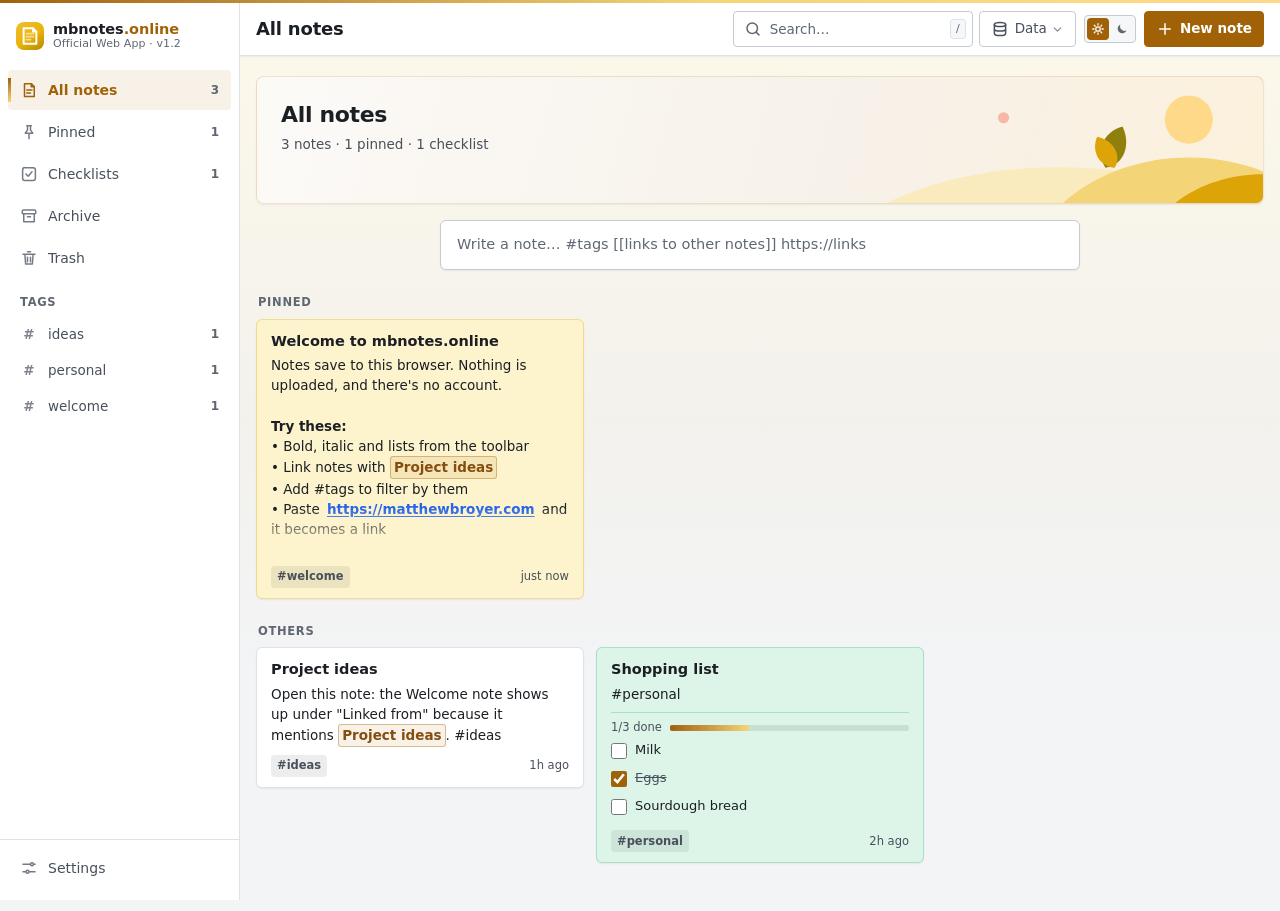
<file: index.html>
<!DOCTYPE html>
<html lang="en" data-theme="light" data-app-short="Notes" data-app-domain="mbnotes.online">
<head>
<meta charset="UTF-8">
<meta name="viewport" content="width=device-width, initial-scale=1, viewport-fit=cover">
<meta http-equiv="Content-Security-Policy" content="default-src 'self'; script-src 'self'; style-src 'self' 'unsafe-inline'; img-src 'self' data: blob:; font-src 'self'; connect-src 'self'; manifest-src 'self'; worker-src 'self'; object-src 'none'; base-uri 'self'; form-action 'none'">
<title>Notes | All notes</title>
<meta name="description" content="Free notes app that runs in your browser. Write notes and checklists, pin, tag and link them, and import from Google Keep. No account; your notes stay on your device.">
<link rel="canonical" href="https://mbnotes.online/">
<meta name="theme-color" content="#EAB308">
<meta name="color-scheme" content="light dark">
<meta name="application-name" content="Notes">
<meta name="mobile-web-app-capable" content="yes">
<meta name="apple-mobile-web-app-capable" content="yes">
<meta name="apple-mobile-web-app-title" content="Notes">
<link rel="manifest" href="manifest.json">
<link rel="icon" href="favicon.svg" type="image/svg+xml">
<link rel="icon" href="favicon.ico" sizes="any">
<link rel="apple-touch-icon" href="apple-touch-icon.png">
<meta property="og:type" content="website">
<meta property="og:site_name" content="mbnotes.online">
<meta property="og:title" content="mbnotes.online · Free notes and checklists in your browser">
<meta property="og:description" content="Write notes and checklists, pin, tag and link them, and import from Google Keep. No account; your notes stay on your device.">
<meta property="og:url" content="https://mbnotes.online/">
<meta property="og:image" content="https://mbnotes.online/og-image.png">
<meta property="og:image:width" content="1200">
<meta property="og:image:height" content="630">
<meta property="og:image:alt" content="mbnotes.online: notes and checklists that stay on your device, shown in the app">
<meta name="twitter:card" content="summary_large_image">
<meta name="twitter:title" content="mbnotes.online · Free notes and checklists in your browser">
<meta name="twitter:description" content="Write notes and checklists, pin, tag and link them, and import from Google Keep. No account; your notes stay on your device.">
<meta name="twitter:image" content="https://mbnotes.online/og-image.png">
<script type="application/ld+json">{"@context":"https://schema.org","@type":"WebApplication","name":"mbnotes.online","alternateName":"Notes","url":"https://mbnotes.online/","applicationCategory":"ProductivityApplication","operatingSystem":"Any (runs in a web browser)","description":"Free notes app that runs in your browser. Write notes and checklists, pin, tag and link them, and import from Google Keep. No account; notes stay on your device.","isAccessibleForFree":true,"offers":{"@type":"Offer","price":"0","priceCurrency":"USD"},"author":{"@type":"Person","name":"Matthew Broyer","url":"https://matthewbroyer.com/"}}</script>
<script src="theme-boot.js"></script>
<link rel="stylesheet" href="mb-suite-core.css">
<link rel="stylesheet" href="app.css">
<link rel="stylesheet" href="mb-suite-cutouts.css">
<link rel="stylesheet" href="mb-suite-sidebar.css">
<link rel="stylesheet" href="mb-suite-v3.css">
<link rel="stylesheet" href="app-v3.css">
<link rel="stylesheet" href="mb-suite-topbar.css">
</head>
<body class="mb-shell">
<a class="skip" href="#main">Skip to notes</a>
<noscript><p style="margin:0;padding:12px 16px;background:#fdf3cd;color:#1b1f24">mbnotes.online is a free notes app that runs in your browser: notes and checklists with tags, links between notes and Google Keep import, saved on your device. It needs JavaScript turned on.</p></noscript>

<svg width="0" height="0" style="position:absolute" aria-hidden="true" focusable="false">
  <symbol id="i-notes" viewBox="0 0 24 24"><path d="M6 3.5h9l4 4v13H6z"/><path d="M15 3.5v4h4M9 12h7M9 16h5"/></symbol>
  <symbol id="i-pin" viewBox="0 0 24 24"><path d="M9 3.5h6M10 3.5v6l-3 4h10l-3-4v-6M12 13.5V21"/></symbol>
  <symbol id="i-check" viewBox="0 0 24 24"><rect x="3.5" y="3.5" width="17" height="17" rx="3"/><path d="m8 12 3 3 5-6"/></symbol>
  <symbol id="i-archive" viewBox="0 0 24 24"><rect x="3" y="4" width="18" height="5" rx="1.5"/><path d="M5 9v10.5h14V9M10 13h4"/></symbol>
  <symbol id="i-trash" viewBox="0 0 24 24"><path d="M4 7h16M10 3.5h4M6.5 7l1 13h9l1-13M10 11v6M14 11v6"/></symbol>
  <symbol id="i-tag" viewBox="0 0 24 24"><path d="M3.5 12.2V4.5a1 1 0 0 1 1-1h7.7l8.3 8.3a1.4 1.4 0 0 1 0 2l-6.2 6.2a1.4 1.4 0 0 1-2 0z"/><circle cx="8.5" cy="8.5" r="1.4"/></symbol>
  <symbol id="i-settings" viewBox="0 0 24 24"><path d="M4 7h10M18 7h2M4 17h4M12 17h8"/><circle cx="16" cy="7" r="2"/><circle cx="10" cy="17" r="2"/></symbol>
  <symbol id="i-search" viewBox="0 0 24 24"><circle cx="11" cy="11" r="7"/><path d="m20 20-3.5-3.5"/></symbol>
  <symbol id="i-plus" viewBox="0 0 24 24"><path d="M12 5v14M5 12h14"/></symbol>
  <symbol id="i-export" viewBox="0 0 24 24"><path d="M4 14v5.5h16V14M12 15V4M7.5 8.5 12 4l4.5 4.5"/></symbol>
  <symbol id="i-import" viewBox="0 0 24 24"><path d="M4 14v5.5h16V14M12 4v11M7.5 10.5 12 15l4.5-4.5"/></symbol>
  <symbol id="i-data" viewBox="0 0 24 24"><ellipse cx="12" cy="6" rx="7.5" ry="2.8"/><path d="M4.5 6v12c0 1.5 3.4 2.8 7.5 2.8s7.5-1.3 7.5-2.8V6M4.5 12c0 1.5 3.4 2.8 7.5 2.8s7.5-1.3 7.5-2.8"/></symbol>
  <symbol id="i-bold" viewBox="0 0 24 24"><path d="M7 4.5h6a3.5 3.5 0 0 1 0 7H7zM7 11.5h7a3.75 3.75 0 0 1 0 7.5H7z"/></symbol>
  <symbol id="i-italic" viewBox="0 0 24 24"><path d="M10 4.5h8M6 19.5h8M14.5 4.5l-5 15"/></symbol>
  <symbol id="i-underline" viewBox="0 0 24 24"><path d="M7 4v7a5 5 0 0 0 10 0V4M5 20h14"/></symbol>
  <symbol id="i-strike" viewBox="0 0 24 24"><path d="M4 12h16M16.5 6.5C15.6 5 14 4.3 12 4.3c-2.8 0-4.5 1.4-4.5 3.4 0 1.6 1 2.6 3 3.3M7.5 17.5c1 1.4 2.6 2.2 4.6 2.2 2.8 0 4.6-1.4 4.6-3.6 0-.8-.2-1.5-.7-2.1"/></symbol>
  <symbol id="i-ul" viewBox="0 0 24 24"><path d="M9 6h11M9 12h11M9 18h11"/><circle cx="4.5" cy="6" r="1" fill="currentColor"/><circle cx="4.5" cy="12" r="1" fill="currentColor"/><circle cx="4.5" cy="18" r="1" fill="currentColor"/></symbol>
  <symbol id="i-ol" viewBox="0 0 24 24"><path d="M10 6h10M10 12h10M10 18h10M4 4.5h1.5V9M4 9h3M4 14.5c.4-.6 1-.9 1.6-.9.9 0 1.4.6 1.4 1.2 0 1.2-3 2.2-3 3.7h3"/></symbol>
  <symbol id="i-undo" viewBox="0 0 24 24"><path d="M9 14 4 9l5-5"/><path d="M4 9h10.5a5.5 5.5 0 0 1 0 11H11"/></symbol>
  <symbol id="i-redo" viewBox="0 0 24 24"><path d="m15 14 5-5-5-5"/><path d="M20 9H9.5a5.5 5.5 0 0 0 0 11H13"/></symbol>
  <symbol id="i-clip" viewBox="0 0 24 24"><path d="m20 11.5-8.2 8.2a5 5 0 0 1-7.1-7.1l8.5-8.5a3.3 3.3 0 0 1 4.7 4.7l-8.5 8.5a1.7 1.7 0 0 1-2.4-2.4l7.8-7.8"/></symbol>
  <symbol id="i-share" viewBox="0 0 24 24"><circle cx="18" cy="5.5" r="2.5"/><circle cx="6" cy="12" r="2.5"/><circle cx="18" cy="18.5" r="2.5"/><path d="m8.2 10.8 7.6-4.1M8.2 13.2l7.6 4.1"/></symbol>
  <symbol id="i-x" viewBox="0 0 24 24"><path d="M6 6l12 12M18 6 6 18"/></symbol>
  <symbol id="i-up" viewBox="0 0 24 24"><path d="m6 15 6-6 6 6"/></symbol>
  <symbol id="i-down" viewBox="0 0 24 24"><path d="m6 9 6 6 6-6"/></symbol>
  <symbol id="i-restore" viewBox="0 0 24 24"><path d="M4 12a8 8 0 1 0 2.4-5.7L4 8.5"/><path d="M4 4v4.5h4.5"/></symbol>
  <symbol id="i-file" viewBox="0 0 24 24"><path d="M6 3.5h8l4 4v13H6z"/><path d="M14 3.5v4h4"/></symbol>
  <symbol id="i-help" viewBox="0 0 24 24"><circle cx="12" cy="12" r="9"/><path d="M9.6 9.3a2.5 2.5 0 0 1 4.8.9c0 1.7-2.4 2.2-2.4 3.8M12 17.3v.2"/></symbol>
  <symbol id="i-drop" viewBox="0 0 24 24"><path d="M12 3.5c3 3.6 6 7 6 10.5a6 6 0 0 1-12 0c0-3.5 3-6.9 6-10.5z"/></symbol>
  <symbol id="i-link" viewBox="0 0 24 24"><path d="M10 14a4 4 0 0 0 5.7 0l3-3a4 4 0 0 0-5.7-5.7l-1 1"/><path d="M14 10a4 4 0 0 0-5.7 0l-3 3a4 4 0 0 0 5.7 5.7l1-1"/></symbol>
</svg>

<aside class="mb-side" aria-label="App">
  <a class="brand" href="./" data-action="home" aria-label="mbnotes.online: go to All notes"><span class="logo"><svg aria-hidden="true" focusable="false" xmlns="http://www.w3.org/2000/svg" viewBox="0 0 64 64"><defs><linearGradient id="gn1" gradientUnits="userSpaceOnUse" x1="10" y1="0" x2="54" y2="64"><stop offset="0" stop-color="#edbe2b"/><stop offset=".55" stop-color="#EAB308"/><stop offset="1" stop-color="#bb8f06"/></linearGradient><clipPath id="cn1"><rect width="64" height="64" rx="18"/></clipPath></defs><g clip-path="url(#cn1)"><rect width="64" height="64" fill="url(#gn1)"/><path d="M24 26.5h16M24 33.5h16M24 40.5h9" stroke="#fff" stroke-opacity=".55" stroke-width="4" stroke-linecap="round" fill="none"/><path d="M17.5 14.5h21.5l7.5 7.5v27.5h-29z" stroke="#fff" stroke-width="4.5" stroke-linecap="round" stroke-linejoin="round" fill="none"/><path d="M39 14.5v7.5h7.5" stroke="#fff" stroke-width="4.5" stroke-linecap="round" stroke-linejoin="round" fill="none"/></g></svg></span><span class="bt"><b>mbnotes<i class="tld">.online</i></b><span>Official Web App · v1.2</span></span></a>
  <nav class="side-nav" id="sideNav" aria-label="Sections">
    <button type="button" data-view="all" aria-current="page"><svg class="uic"><use href="#i-notes"/></svg><span>All notes</span><b class="count" data-count="all"></b></button>
    <button type="button" data-view="pinned"><svg class="uic"><use href="#i-pin"/></svg><span>Pinned</span><b class="count" data-count="pinned"></b></button>
    <button type="button" data-view="checklist"><svg class="uic"><use href="#i-check"/></svg><span>Checklists</span><b class="count" data-count="checklist"></b></button>
    <button type="button" data-view="archive"><svg class="uic"><use href="#i-archive"/></svg><span>Archive</span><b class="count" data-count="archive"></b></button>
    <button type="button" data-view="trash"><svg class="uic"><use href="#i-trash"/></svg><span>Trash</span><b class="count" data-count="trash"></b></button>
  </nav>
  <p class="side-label" id="tagLabel" hidden>Tags</p>
  <nav class="side-nav side-tags" id="tagNav" aria-labelledby="tagLabel"></nav>
  <nav class="side-nav side-end" aria-label="More">
    <button type="button" data-view="settings"><svg class="uic"><use href="#i-settings"/></svg><span>Settings</span></button>
  </nav>
</aside>

<div class="mb-main">
  <header class="page-bar">
    <a class="brand phone-brand" href="./" data-action="home" aria-label="mbnotes.online: go to All notes"><span class="logo"><svg aria-hidden="true" focusable="false" xmlns="http://www.w3.org/2000/svg" viewBox="0 0 64 64"><defs><linearGradient id="gn2" gradientUnits="userSpaceOnUse" x1="10" y1="0" x2="54" y2="64"><stop offset="0" stop-color="#edbe2b"/><stop offset=".55" stop-color="#EAB308"/><stop offset="1" stop-color="#bb8f06"/></linearGradient><clipPath id="cn2"><rect width="64" height="64" rx="18"/></clipPath></defs><g clip-path="url(#cn2)"><rect width="64" height="64" fill="url(#gn2)"/><path d="M24 26.5h16M24 33.5h16M24 40.5h9" stroke="#fff" stroke-opacity=".55" stroke-width="4" stroke-linecap="round" fill="none"/><path d="M17.5 14.5h21.5l7.5 7.5v27.5h-29z" stroke="#fff" stroke-width="4.5" stroke-linecap="round" stroke-linejoin="round" fill="none"/><path d="M39 14.5v7.5h7.5" stroke="#fff" stroke-width="4.5" stroke-linecap="round" stroke-linejoin="round" fill="none"/></g></svg></span><span class="bt"><b>mbnotes<i class="tld">.online</i></b><span>Official Web App · v1.2</span></span></a>
    <h1 class="page-title" id="pageTitle">All notes</h1>
    <div class="actions">
      <button type="button" class="tb tb-search tb-opt nb-phone-only" id="searchTb" data-notes-only aria-label="Search notes" title="Search notes"><svg class="uic" aria-hidden="true"><use href="#i-search"/></svg></button>
      <div class="searchbox tb tb-search hide-phone" data-notes-only>
        <svg class="uic" aria-hidden="true"><use href="#i-search"/></svg>
        <input id="search" type="search" placeholder="Search…" aria-label="Search notes (press /)" aria-keyshortcuts="/" autocomplete="off"><kbd>/</kbd>
      </div>
      <div class="menu-wrap">
        <button type="button" class="tb" id="dataBtn" aria-haspopup="menu" aria-expanded="false" aria-controls="dataMenu" aria-label="Data: backup and import" title="Backup and import"><svg class="uic" aria-hidden="true"><use href="#i-data"/></svg><span class="tb-lbl">Data</span><svg class="uic tb-chev" aria-hidden="true"><use href="#i-down"/></svg></button>
        <div class="menu" id="dataMenu" role="menu" hidden>
          <button type="button" role="menuitem" data-action="export"><svg class="uic" aria-hidden="true"><use href="#i-export"/></svg>Export backup (.json)</button>
          <button type="button" role="menuitem" data-action="import"><svg class="uic" aria-hidden="true"><use href="#i-import"/></svg>Import backup…</button>
          <button type="button" role="menuitem" data-action="keep"><svg class="uic" aria-hidden="true"><use href="#i-import"/></svg>Import from Google Keep…</button>
        </div>
      </div>
      <button type="button" class="themesw" id="themeBtn" role="switch" aria-checked="false" aria-label="Dark mode" title="Dark mode"><span class="tk"><svg class="i-sun" viewBox="0 0 20 20" width="14" height="14" aria-hidden="true" fill="none" stroke="currentColor" stroke-width="1.8" stroke-linecap="round"><circle cx="10" cy="10" r="3.2"/><path d="M10 2.5v1.8M10 15.7v1.8M2.5 10h1.8M15.7 10h1.8M4.7 4.7l1.3 1.3M14 14l1.3 1.3M4.7 15.3 6 14M14 6l1.3-1.3"/></svg><svg class="i-moon" viewBox="0 0 20 20" width="14" height="14" aria-hidden="true" fill="currentColor"><path d="M16.5 12.2A6.6 6.6 0 0 1 7.8 3.5a6.6 6.6 0 1 0 8.7 8.7Z"/></svg><i class="th"></i></span></button>
      <button type="button" class="tb tb-primary" data-action="new" aria-label="New note" title="New note"><svg class="uic" aria-hidden="true"><use href="#i-plus"/></svg><span class="tb-lbl">New note</span></button>
    </div>
  </header>

  <main class="wrap" id="main" tabindex="-1">
    <!-- NOTES VIEWS (all / pinned / checklist / archive / trash / tag) -->
    <section id="notesView" aria-labelledby="viewHeading">
      <section class="cu-banner" id="homeBanner">
        <svg class="cu-art" viewBox="0 0 640 136" preserveAspectRatio="xMaxYMax slice" aria-hidden="true" focusable="false"><circle class="b" cx="560" cy="46" r="26"/><path class="s" d="M210 150 C315 80 525 80 630 150Z"/><path class="m" d="M410 150 C485 66 635 66 710 150Z"/><path class="d" d="M530 150 C585 90 695 90 750 150Z"/><path class="n" transform="translate(470 98) rotate(-64) scale(0.5)" d="M0 0 C 20 -34 66 -40 96 -6 C 70 28 22 34 0 0Z"/><path class="d" transform="translate(480 98) rotate(-116) scale(0.4)" d="M0 0 C 20 -34 66 -40 96 -6 C 70 28 22 34 0 0Z"/><circle class="r" cx="360" cy="44" r="6"/></svg>
        <div class="cu-txt"><h2 class="cu-t" id="bannerTitle">All notes</h2><p class="cu-s" id="bannerSub">Your notes stay in this browser</p></div>
      </section>
      <div class="view-head" id="viewHead" hidden>
        <h2 id="viewHeading">All notes</h2>
        <p class="view-sub" id="viewSub"></p>
        <div class="view-actions" id="viewActions"></div>
      </div>

      <div class="phone-tools">
        <div class="searchbox">
          <svg class="uic" aria-hidden="true"><use href="#i-search"/></svg>
          <input id="searchPhone" type="search" placeholder="Search notes" aria-label="Search notes" autocomplete="off">
        </div>
        <div class="chiprow" id="phoneChips" aria-label="Filters"></div>
      </div>

      <!-- capture -->
      <div id="capture" class="capture note-c bg-white" data-open="false">
        <div class="cap-body">
          <label class="sr" for="c-title">Title</label>
          <input id="c-title" class="cap-title" placeholder="Title" autocomplete="off" hidden>
          <div class="fmt" id="c-format-bar" role="toolbar" aria-label="Formatting" hidden>
            <button type="button" class="ib" data-cmd="bold" aria-label="Bold" title="Bold (Ctrl+B)"><svg class="uic"><use href="#i-bold"/></svg></button>
            <button type="button" class="ib" data-cmd="italic" aria-label="Italic" title="Italic (Ctrl+I)"><svg class="uic"><use href="#i-italic"/></svg></button>
            <button type="button" class="ib" data-cmd="underline" aria-label="Underline" title="Underline (Ctrl+U)"><svg class="uic"><use href="#i-underline"/></svg></button>
            <button type="button" class="ib" data-cmd="strikeThrough" aria-label="Strikethrough" title="Strikethrough"><svg class="uic"><use href="#i-strike"/></svg></button>
            <span class="sep" aria-hidden="true"></span>
            <button type="button" class="ib" data-list="bullet" aria-label="Bullet list" title="Bullet list"><svg class="uic"><use href="#i-ul"/></svg></button>
            <button type="button" class="ib" data-list="number" aria-label="Numbered list" title="Numbered list"><svg class="uic"><use href="#i-ol"/></svg></button>
            <span class="sep" aria-hidden="true"></span>
            <button type="button" class="ib" data-cmd="undo" aria-label="Undo" title="Undo (Ctrl+Z)"><svg class="uic"><use href="#i-undo"/></svg></button>
            <button type="button" class="ib" data-cmd="redo" aria-label="Redo" title="Redo (Ctrl+Y)"><svg class="uic"><use href="#i-redo"/></svg></button>
          </div>
          <div id="c-content" class="editor" contenteditable="true" role="textbox" aria-multiline="true" aria-label="Write a note"
               data-placeholder="Write a note…  #tags  [[links to other notes]]  https://links"></div>
          <div id="c-attachments" class="atts" hidden></div>
          <div id="c-checklist" class="cl-edit" hidden></div>
        </div>
        <div class="cap-bar" id="c-controls" hidden>
          <div class="tools">
            <div class="swatches" role="group" aria-label="Note color" data-swatches="capture"></div>
            <button type="button" class="ib" id="toggle-checklist" aria-pressed="false" aria-label="Checklist" title="Checklist"><svg class="uic"><use href="#i-check"/></svg></button>
            <label class="ib" title="Attach a file (4 MB max)"><svg class="uic" aria-hidden="true"><use href="#i-clip"/></svg><span class="sr">Attach a file</span>
              <input type="file" class="sr" multiple accept="image/*,.pdf,.txt,.md,.doc,.docx,.zip" data-files="capture">
            </label>
          </div>
          <span class="hint hide-phone">Saves when you close · Esc</span>
          <button type="button" class="btn sm" data-action="close-capture">Close</button>
        </div>
      </div>

      <div id="notes" aria-live="polite"></div>
      <div id="empty" class="empty" hidden></div>
    </section>

    <!-- SETTINGS -->
    <section id="settingsView" hidden aria-labelledby="settingsHeading">
      <div class="view-head"><h2 id="settingsHeading" class="phone-only">Settings</h2></div>
      <div class="settings">
        <section class="card" aria-labelledby="s-data">
          <h2 id="s-data">Backup and import</h2>
          <p class="muted">Your notes live only in this browser. Export a backup now and then, especially before clearing browser data or switching devices.</p>
          <div class="row-actions">
            <button type="button" class="btn primary" data-action="export"><svg class="uic" aria-hidden="true"><use href="#i-export"/></svg>Export backup</button>
            <button type="button" class="btn" data-action="import"><svg class="uic" aria-hidden="true"><use href="#i-import"/></svg>Import backup…</button>
          </div>
          <p class="fine" id="lastBackup"></p>
        </section>

        <section class="card" aria-labelledby="s-keep" id="keepCard">
          <h2 id="s-keep">Import from Google Keep</h2>
          <ol class="steps">
            <li>Go to <b>takeout.google.com</b>, click <b>Deselect all</b>, tick <b>Keep</b> only, and create the export.</li>
            <li>Download the .zip Google emails you.</li>
            <li>Choose that .zip here (or the .json files from its <b>Takeout/Keep</b> folder).</li>
          </ol>
          <label class="check"><input type="checkbox" id="keepImages" checked> Bring in images (up to 4 MB each; they use browser storage)</label>
          <div class="row-actions">
            <button type="button" class="btn primary" data-action="keep"><svg class="uic" aria-hidden="true"><use href="#i-import"/></svg>Choose Takeout file…</button>
          </div>
          <p class="fine">Keeps titles, text, checklists, colors, pins, archive and trash, labels (as #tags), links and dates. Notes you've already imported are skipped. Everything is read on your device; nothing is uploaded.</p>
          <div id="keepResult" class="result" role="status" hidden></div>
        </section>

        <section class="card" aria-labelledby="s-help">
          <h2 id="s-help">Tips</h2>
          <dl class="tips">
            <dt>Tags</dt><dd>Type <code>#idea</code> anywhere in a note. Tags appear in the sidebar so you can filter by them.</dd>
            <dt>Links between notes</dt><dd>Type <code>[[Note title]]</code> to link to another note. The linked note lists it under "Linked from".</dd>
            <dt>Web links</dt><dd>Paste any <code>https://</code> address and it becomes clickable.</dd>
            <dt>Keyboard</dt><dd><kbd>Esc</kbd> or <kbd>Ctrl</kbd>+<kbd>Enter</kbd> saves and closes. <kbd>Ctrl</kbd>+<kbd>B</kbd> / <kbd>I</kbd> / <kbd>U</kbd> format text. Start a line with <code>• </code> or <code>1. </code> and Enter continues the list.</dd>
            <dt>Can I install it like an app?</dt><dd>In Chrome or Edge, use Install at the bottom of Settings (or the install icon in the address bar). On iPhone, tap Share, then Add to Home Screen.</dd>
          </dl>
        </section>

        <section class="card danger-zone" aria-labelledby="s-delete">
          <h2 id="s-delete">Delete data</h2>
          <div class="setting-row">
            <div><b>Delete all notes</b><p class="muted">Removes every note from this browser, including Archive and Trash. Export a backup first if you might want them back.</p></div>
            <button type="button" class="btn danger" data-action="delete-all">Delete all…</button>
          </div>
        </section>

        <section class="card" aria-labelledby="s-app">
          <h2 id="s-app">App</h2>
          <div class="setting-row">
            <div><b>Dark mode</b><p class="muted">Follows your device until you change it here.</p></div>
            <button type="button" class="themesw" id="themeBtn2" role="switch" aria-checked="false" aria-label="Dark mode"><i></i></button>
          </div>
          <div class="setting-row">
            <div><b>Your notes</b><p class="muted" id="statsLine"></p></div>
            <button type="button" class="btn mb-share-btn" data-action="share-stats"><svg class="uic" aria-hidden="true"><use href="#i-share"/></svg>Share</button>
          </div>
          <div class="setting-row">
            <div><b>Storage used</b><p class="muted" id="storageLine"></p></div>
          </div>
          <div data-mb-install data-app-name="Notes" data-note="Opens in its own window with its own icon. Works offline after the first visit." hidden></div>
          <div class="mb-about" role="group" aria-label="About this app">
            <svg class="uic" viewBox="0 0 24 24" width="20" height="20" fill="none" stroke="currentColor" stroke-width="2" stroke-linecap="round" stroke-linejoin="round" aria-hidden="true" focusable="false"><circle cx="12" cy="12" r="9.5"/><path d="M12 11v6M12 7.5v.01"/></svg>
            <div>
              <b>mbnotes.online™</b>
              <p>Version 1.2 · Oct 14, 2026</p>
              <p class="mb-about-links"><a href="privacy.html">Privacy</a><a href="https://matthewbroyer.com/">More free apps at matthewbroyer.com</a></p>
              <p class="mb-about-copy">© 2026 Matthew Broyer. All rights reserved.</p>
            </div>
          </div>
        </section>
      </div>
    </section>
  </main>
</div>

<nav class="bnav" id="bnav" aria-label="Sections">
  <button type="button" data-view="all" aria-current="page"><svg class="uic"><use href="#i-notes"/></svg><span>Notes</span></button>
  <button type="button" data-view="checklist"><svg class="uic"><use href="#i-check"/></svg><span>Checklists</span></button>
  <button type="button" data-view="archive"><svg class="uic"><use href="#i-archive"/></svg><span>Archive</span></button>
  <button type="button" data-view="trash"><svg class="uic"><use href="#i-trash"/></svg><span>Trash</span></button>
  <button type="button" data-view="settings"><svg class="uic"><use href="#i-settings"/></svg><span>Settings</span></button>
</nav>

<!-- note editor -->
<dialog id="modal" class="editor-dlg note-c bg-white" aria-labelledby="e-title-label">
  <div class="dlg-body">
    <label class="sr" id="e-title-label" for="e-title">Note title</label>
    <input id="e-title" class="e-title" placeholder="Title" autocomplete="off">
    <div class="fmt" role="toolbar" aria-label="Formatting">
      <button type="button" class="ib" data-cmd="bold" aria-label="Bold" title="Bold (Ctrl+B)"><svg class="uic"><use href="#i-bold"/></svg></button>
      <button type="button" class="ib" data-cmd="italic" aria-label="Italic" title="Italic (Ctrl+I)"><svg class="uic"><use href="#i-italic"/></svg></button>
      <button type="button" class="ib" data-cmd="underline" aria-label="Underline" title="Underline (Ctrl+U)"><svg class="uic"><use href="#i-underline"/></svg></button>
      <button type="button" class="ib" data-cmd="strikeThrough" aria-label="Strikethrough" title="Strikethrough"><svg class="uic"><use href="#i-strike"/></svg></button>
      <span class="sep" aria-hidden="true"></span>
      <button type="button" class="ib" data-list="bullet" aria-label="Bullet list" title="Bullet list"><svg class="uic"><use href="#i-ul"/></svg></button>
      <button type="button" class="ib" data-list="number" aria-label="Numbered list" title="Numbered list"><svg class="uic"><use href="#i-ol"/></svg></button>
      <span class="sep" aria-hidden="true"></span>
      <button type="button" class="ib" data-cmd="undo" aria-label="Undo" title="Undo (Ctrl+Z)"><svg class="uic"><use href="#i-undo"/></svg></button>
      <button type="button" class="ib" data-cmd="redo" aria-label="Redo" title="Redo (Ctrl+Y)"><svg class="uic"><use href="#i-redo"/></svg></button>
    </div>
    <div id="e-content" class="editor" contenteditable="true" role="textbox" aria-multiline="true" aria-label="Note text" data-placeholder="Write something…"></div>
    <div id="e-attachments" class="atts"></div>
    <div id="e-checklist" class="cl-edit" hidden></div>
    <div id="e-done" class="done-row" hidden>
      <span><svg class="uic" aria-hidden="true"><use href="#i-check"/></svg>All items done</span>
      <button type="button" class="btn sm mb-share-btn" data-action="share-checklist"><svg class="uic" aria-hidden="true"><use href="#i-share"/></svg>Share</button>
    </div>
    <div id="backlinks" class="backlinks" hidden>
      <p class="label">Linked from</p>
      <div id="backlinks-list"></div>
    </div>
    <p class="e-meta" id="e-meta"></p>
  </div>
  <div class="dlg-bar">
    <div class="tools">
      <div class="swatches" role="group" aria-label="Note color" data-swatches="edit"></div>
      <button type="button" class="ib" id="e-toggle-checklist" aria-label="Checklist" title="Checklist" aria-pressed="false"><svg class="uic"><use href="#i-check"/></svg></button>
      <label class="ib" title="Attach a file (4 MB max)"><svg class="uic" aria-hidden="true"><use href="#i-clip"/></svg><span class="sr">Attach a file</span>
        <input type="file" class="sr" multiple accept="image/*,.pdf,.txt,.md,.doc,.docx,.zip" data-files="edit">
      </label>
      <button type="button" class="ib" id="e-pin" aria-pressed="false" aria-label="Pin" title="Pin"><svg class="uic"><use href="#i-pin"/></svg></button>
      <button type="button" class="ib" id="e-archive" aria-label="Archive" title="Archive"><svg class="uic"><use href="#i-archive"/></svg></button>
      <button type="button" class="ib" id="share-btn" aria-label="Share note text" title="Share note text"><svg class="uic"><use href="#i-link"/></svg></button>
      <button type="button" class="ib danger" id="e-trash" aria-label="Move to Trash" title="Move to Trash"><svg class="uic"><use href="#i-trash"/></svg></button>
    </div>
    <button type="button" class="btn primary sm" data-action="close-modal">Done</button>
  </div>
</dialog>

<!-- confirm / choice dialog -->
<dialog id="ask" class="ask-dlg" aria-labelledby="askTitle" aria-describedby="askText">
  <form method="dialog">
    <h3 id="askTitle"></h3>
    <p id="askText"></p>
    <div class="ask-btns" id="askBtns"></div>
  </form>
</dialog>

<div class="toasts" id="toasts" role="status" aria-live="polite"></div>
<input type="file" id="importFile" class="sr" accept=".json,application/json" tabindex="-1" aria-hidden="true">
<input type="file" id="keepFile" class="sr" accept=".zip,.json,application/zip,application/json" multiple tabindex="-1" aria-hidden="true">

<template id="shareArt"><svg class="cu-art" viewBox="0 0 640 136" preserveAspectRatio="xMaxYMax slice" aria-hidden="true" focusable="false"><circle class="b" cx="560" cy="46" r="26"/><path class="s" d="M210 150 C315 80 525 80 630 150Z"/><path class="m" d="M410 150 C485 66 635 66 710 150Z"/><path class="d" d="M530 150 C585 90 695 90 750 150Z"/><path class="n" transform="translate(470 98) rotate(-64) scale(0.5)" d="M0 0 C 20 -34 66 -40 96 -6 C 70 28 22 34 0 0Z"/><path class="d" transform="translate(480 98) rotate(-116) scale(0.4)" d="M0 0 C 20 -34 66 -40 96 -6 C 70 28 22 34 0 0Z"/><circle class="r" cx="360" cy="44" r="6"/></svg></template>
<template id="emptyArt"><svg class="cu-art inline" viewBox="0 0 160 120" preserveAspectRatio="xMidYMid meet" aria-hidden="true" focusable="false"><path class="s" transform="translate(80 98)" d="M-48 2.2 C-48 -15.8 26.4 -16.5 48 -1.5 C49 14.2 -26.4 16.5 -48 2.2Z"/><path class="sd" d="M80 92 C75.6 71.8 83.3 54 80 41.4"/><path class="d" transform="translate(80 41.4) rotate(-38) scale(0.5)" d="M0 0 C 20 -34 66 -40 96 -6 C 70 28 22 34 0 0Z"/><path class="m" transform="translate(80 52.5) rotate(-150) scale(0.4)" d="M0 0 C 20 -34 66 -40 96 -6 C 70 28 22 34 0 0Z"/><circle class="b" cx="122" cy="40" r="7"/><path class="m" transform="translate(40 104)" d="M-13 0.9 C-13 -6.3 7.2 -6.6 13 -0.6 C13.3 5.7 -7.2 6.6 -13 0.9Z"/></svg></template>

<script src="mb-title.js"></script>
<script src="mb-install.js"></script>
<script src="mb-share.js"></script>
<script src="keep-import.js"></script>
<script src="app.js"></script>
</body>
</html>
</file>
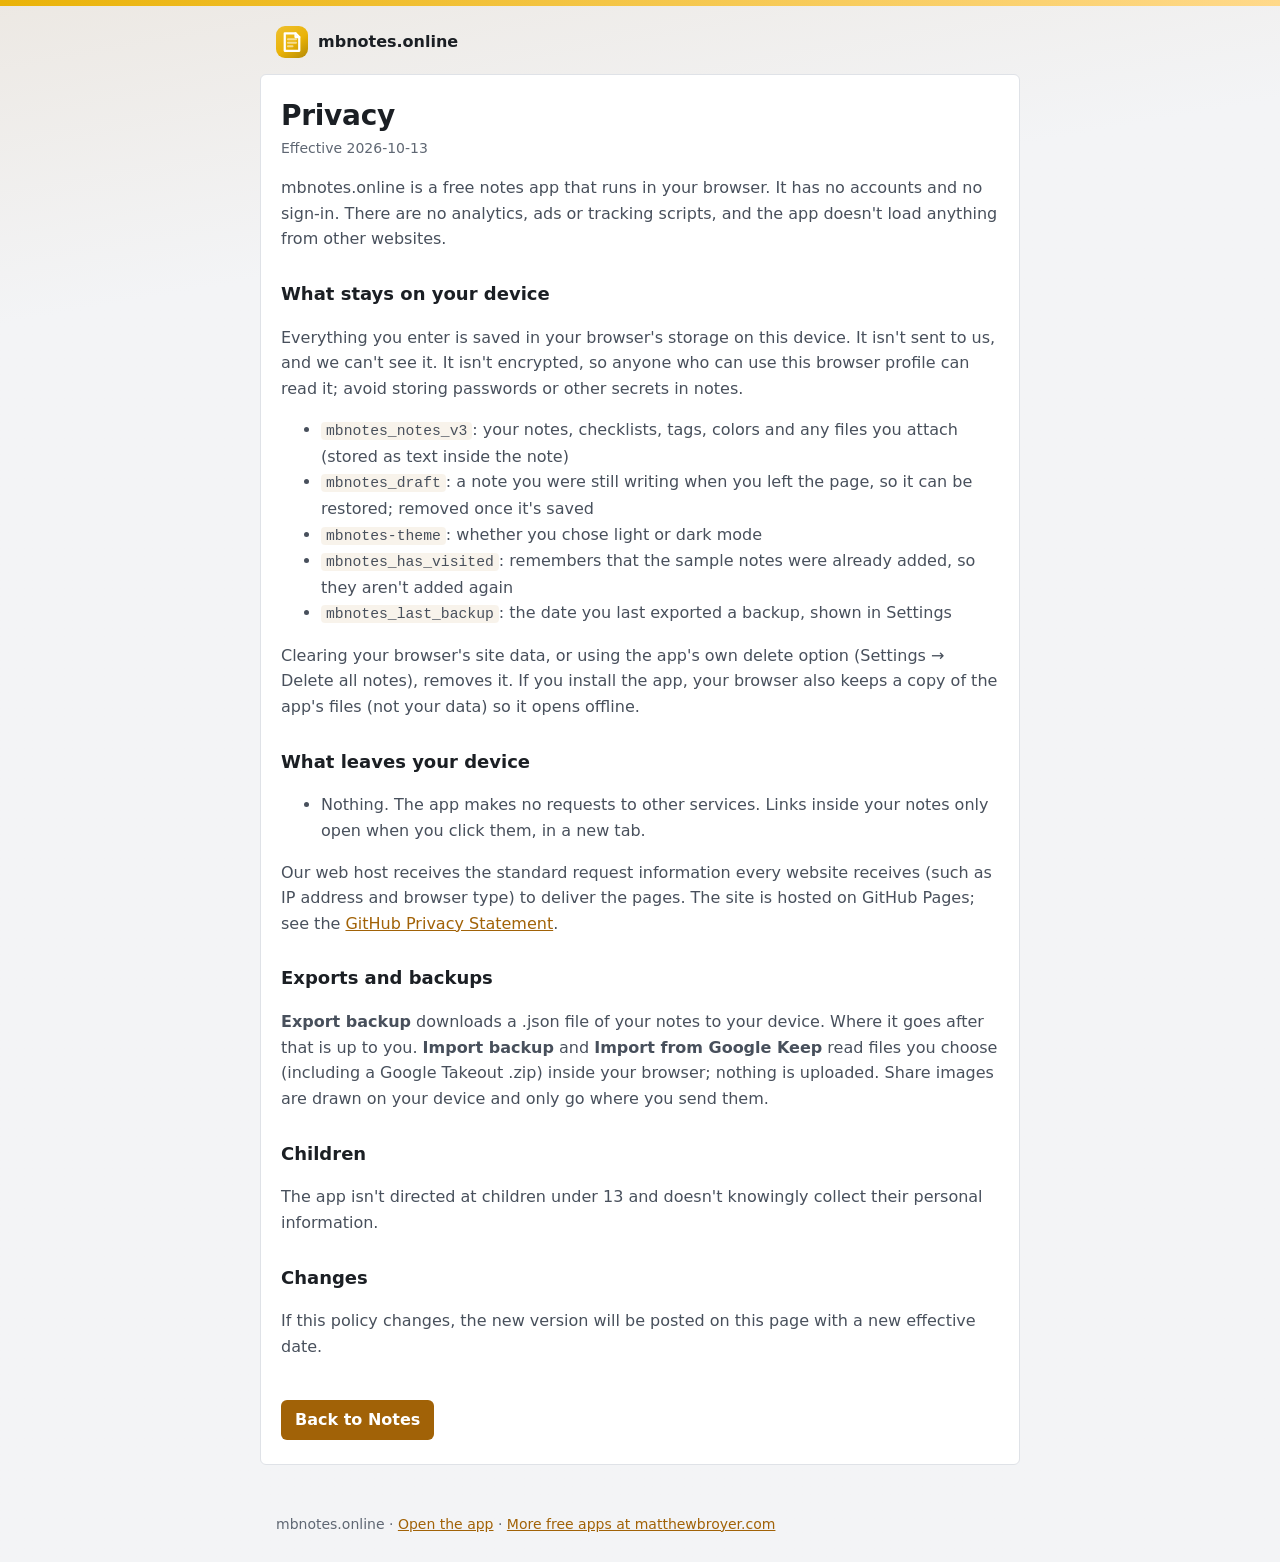
<file: privacy.html>
<!doctype html>
<html lang="en">
<head>
<meta charset="utf-8">
<meta name="viewport" content="width=device-width,initial-scale=1">
<title>Notes | Privacy</title>
<meta name="description" content="How mbnotes.online handles your data: what stays in your browser and what, if anything, leaves it.">
<link rel="canonical" href="https://mbnotes.online/privacy.html">
<meta name="theme-color" content="#EAB308">
<link rel="icon" href="favicon.svg" type="image/svg+xml">
<link rel="icon" href="favicon.ico" sizes="any">
<style>
:root{--font:"Segoe UI Variable Text","Segoe UI",system-ui,-apple-system,Roboto,Arial,sans-serif;--bg:#f3f4f6;--surface:#fff;--ink:#1b1f24;--ink-2:#48505c;--muted:#5f6773;--border:#dfe2e7;--accent:#A16207;--accent-hover:#854D0E;--r:6px;--on:#fff}
@media (prefers-color-scheme:dark){:root{--bg:#121417;--surface:#1a1d21;--ink:#e8eaed;--ink-2:#b4bac3;--muted:#99a1ac;--border:#2c3036;--accent:#FACC15;--accent-hover:#FDE047;--on:#111}}
*{box-sizing:border-box}
body{margin:0;font:16px/1.6 var(--font);color:var(--ink);background:linear-gradient(170deg,color-mix(in srgb,var(--accent) 8%,var(--bg)) 0,var(--bg) 320px) no-repeat,var(--bg)}
.bar{height:6px;background:linear-gradient(90deg,#EAB308,#FFD98A)}
header{max-width:760px;margin:0 auto;padding:20px 16px 0;display:flex;align-items:center;gap:12px}
header a.brand{display:flex;align-items:center;gap:10px;color:var(--ink);text-decoration:none;font-weight:650}
header a.brand img{width:32px;height:32px}
header a.brand:focus-visible,a:focus-visible{outline:2px solid var(--accent);outline-offset:2px;border-radius:4px}
main{max-width:760px;margin:16px auto 48px;padding:24px 20px;background:var(--surface);border:1px solid var(--border);border-radius:var(--r)}
h1{font-size:28px;line-height:1.2;margin:0 0 4px;letter-spacing:-.01em}
h2{font-size:18px;margin:28px 0 6px}
p,li{color:var(--ink-2)} .meta{color:var(--muted);font-size:14px;margin:0 0 16px}
a{color:var(--accent)} a:hover{color:var(--accent-hover)}
code{font-size:.92em;background:color-mix(in srgb,var(--accent) 8%,transparent);padding:1px 5px;border-radius:4px}
.back{display:inline-flex;align-items:center;min-height:40px;padding:0 14px;margin-top:24px;border-radius:var(--r);background:var(--accent);color:var(--on);text-decoration:none;font-weight:600}
.back:hover{background:var(--accent-hover);color:var(--on)}
footer{max-width:760px;margin:0 auto 32px;padding:0 16px;color:var(--muted);font-size:14px}
</style>
</head>
<body>
<div class="bar"></div>
<header><a class="brand" href="./"><img src="favicon.svg" alt="" width="32" height="32">mbnotes.online</a></header>
<main>
<h1>Privacy</h1>
<p class="meta">Effective 2026-10-13</p>

<p>mbnotes.online is a free notes app that runs in your browser. It has no accounts and no sign-in. There are no analytics, ads or tracking scripts, and the app doesn't load anything from other websites.</p>

<h2>What stays on your device</h2>
<p>Everything you enter is saved in your browser's storage on this device. It isn't sent to us, and we can't see it. It isn't encrypted, so anyone who can use this browser profile can read it; avoid storing passwords or other secrets in notes.</p>
<ul>
<li><code>mbnotes_notes_v3</code>: your notes, checklists, tags, colors and any files you attach (stored as text inside the note)</li><li><code>mbnotes_draft</code>: a note you were still writing when you left the page, so it can be restored; removed once it's saved</li><li><code>mbnotes-theme</code>: whether you chose light or dark mode</li><li><code>mbnotes_has_visited</code>: remembers that the sample notes were already added, so they aren't added again</li><li><code>mbnotes_last_backup</code>: the date you last exported a backup, shown in Settings</li>
</ul>
<p>Clearing your browser's site data, or using the app's own delete option (Settings → Delete all notes), removes it. If you install the app, your browser also keeps a copy of the app's files (not your data) so it opens offline.</p>

<h2>What leaves your device</h2>
<ul>
<li>Nothing. The app makes no requests to other services. Links inside your notes only open when you click them, in a new tab.</li>
</ul>
<p>Our web host receives the standard request information every website receives (such as IP address and browser type) to deliver the pages. The site is hosted on GitHub Pages; see the <a href="https://docs.github.com/en/site-policy/privacy-policies/github-general-privacy-statement" rel="noopener">GitHub Privacy Statement</a>.</p>

<h2>Exports and backups</h2>
<p><b>Export backup</b> downloads a .json file of your notes to your device. Where it goes after that is up to you. <b>Import backup</b> and <b>Import from Google Keep</b> read files you choose (including a Google Takeout .zip) inside your browser; nothing is uploaded. Share images are drawn on your device and only go where you send them.</p>

<h2>Children</h2>
<p>The app isn't directed at children under 13 and doesn't knowingly collect their personal information.</p>

<h2>Changes</h2>
<p>If this policy changes, the new version will be posted on this page with a new effective date.</p>

<a class="back" href="./">Back to Notes</a>
</main>
<footer>mbnotes.online · <a href="./">Open the app</a> · <a href="https://matthewbroyer.com/">More free apps at matthewbroyer.com</a></footer>
</body>
</html>
</file>
<file: mb-suite-core.css>
/* =====================================================================
   MB SUITE v1 — shared design tokens ("Microsoft/Google Alternative" Utility)
   Same file in every app. Only the 10 accent lines in the APP ACCENT block change.
   Load order: last <style> in <head> (after the app's own CSS) so it wins.
   ===================================================================== */
:root{
  color-scheme:light;
  /* type */
  --font:"Segoe UI Variable Text","Segoe UI",system-ui,-apple-system,BlinkMacSystemFont,Roboto,"Helvetica Neue",Arial,sans-serif;
  --mono:ui-monospace,"Cascadia Mono",Consolas,"SF Mono",Menlo,monospace;
  --fs-xs:11.5px; --fs-sm:12.5px; --fs:14px; --fs-md:15px; --fs-lg:17px; --fs-h2:22px; --fs-num:26px;
  /* geometry: one radius for panels, one for controls, one for overlays */
  --r:6px; --r-sm:4px; --r-lg:8px;
  --ctl:38px; --ctl-sm:32px;
  --sp-1:4px; --sp-2:8px; --sp-3:12px; --sp-4:16px; --sp-5:20px; --sp-6:24px;
  --ease:120ms ease;
  /* page width: every app's header and content share one container (mbmoney.online's) */
  --page-max:1280px; --gutter:16px;
  /* neutrals */
  --bg:#f3f4f6; --surface:#ffffff; --surface-2:#f6f7f9; --surface-3:#eceef2;
  --ink:#1b1f24; --ink-2:#48505c; --muted:#5f6773;
  --border:#dfe2e7; --border-strong:#c6cbd3;
  --hover-band:rgba(20,24,31,.045);
  /* semantic (keep restrained) */
  --good:#16a34a; --good-ink:#0b7a35; --warn:#e5a100; --warn-ink:#8a5a00; --crit:#c9302c; --crit-ink:#b42824; --info:#2563eb;
  /* depth */
  --shadow:0 1px 2px rgba(20,24,31,.06);
  --shadow-pop:0 8px 24px -6px rgba(20,24,31,.22),0 1px 3px rgba(20,24,31,.08);
  --scrim:rgba(10,12,16,.45);
}
:root[data-theme="dark"],:root.dark{
  color-scheme:dark;
  --bg:#16181c; --surface:#1e2126; --surface-2:#25292f; --surface-3:#2d3238;
  --ink:#e9ecf0; --ink-2:#b4bbc5; --muted:#8e97a3;
  --border:#30353c; --border-strong:#434a53;
  --hover-band:rgba(255,255,255,.05);
  --good:#22c55e; --good-ink:#4ade80; --warn:#f0b429; --warn-ink:#f5c95c; --crit:#ff6b6b; --crit-ink:#ff8a8a; --info:#60a5fa;
  --shadow:0 1px 2px rgba(0,0,0,.3);
  --shadow-pop:0 10px 28px -6px rgba(0,0,0,.6),0 0 0 1px rgba(255,255,255,.03);
  --scrim:rgba(0,0,0,.6);
}

/* ---- APP ACCENT (the only per-app block) · mbnotes.online: Marigold ---- */
:root{
  --brand:#EAB308;                 /* logo badge, OG image, theme-color */
  --accent:#A16207; --accent-hover:#854D0E; --accent-ink:#ffffff;
  --accent-soft:color-mix(in srgb,var(--accent) 9%,transparent);
  --accent-line:color-mix(in srgb,var(--accent) 38%,transparent);
}
:root[data-theme="dark"],:root.dark{
  --accent:#FACC15; --accent-hover:#FDE047; --accent-ink:#1F1600;
  --accent-soft:color-mix(in srgb,var(--accent) 13%,transparent);
  --accent-line:color-mix(in srgb,var(--accent) 45%,transparent);
}

/* ---- primitives every app shares ---- */
html{-webkit-text-size-adjust:100%}
body{font-family:var(--font);font-size:var(--fs);line-height:1.45;background:var(--bg);color:var(--ink);font-feature-settings:normal;-webkit-font-smoothing:antialiased}
::selection{background:color-mix(in srgb,var(--accent) 28%,transparent)}
:focus-visible{outline:2px solid var(--accent);outline-offset:1px}
input[type=checkbox],input[type=radio],input[type=range],progress{accent-color:var(--accent)}
.tabular,.num,time{font-variant-numeric:tabular-nums}
@media(prefers-reduced-motion:reduce){*,*::before,*::after{animation-duration:1ms!important;animation-iteration-count:1!important;transition-duration:1ms!important;scroll-behavior:auto!important}}
@media(pointer:coarse),(max-width:700px){:root{--ctl:44px;--ctl-sm:44px}}
.tld{font-style:normal;color:var(--accent)}
</file>
<file: app.css>
/* =====================================================================
   mbnotes.online · app adapter (MB Suite v1 components for this app)
   Loads after mb-suite-core.css. Uses suite tokens only; per-note paper colors are the one exception.
   ===================================================================== */
*,*::before,*::after{box-sizing:border-box}
html,body{margin:0}
body{min-height:100vh}
button,input,select,textarea{font:inherit;color:inherit}
button,a,label,summary{-webkit-tap-highlight-color:transparent}
a{color:var(--accent)}
code,kbd{font-family:var(--mono);font-size:.92em;padding:1px 4px;border-radius:var(--r-sm);background:var(--surface-3)}
kbd{border:1px solid var(--border-strong);background:var(--surface-2)}
[hidden]{display:none!important}
.sr{position:absolute!important;width:1px;height:1px;padding:0;margin:-1px;overflow:hidden;clip:rect(0 0 0 0);white-space:nowrap;border:0}
.skip{position:absolute;left:8px;top:-60px;z-index:100;padding:8px 12px;border-radius:var(--r-sm);background:var(--accent);color:var(--accent-ink);font-weight:600;text-decoration:none}
.skip:focus{top:8px}
.uic{width:18px;height:18px;flex:none;fill:none;stroke:currentColor;stroke-width:2;stroke-linecap:round;stroke-linejoin:round}
.muted{color:var(--ink-2)}
.fine{margin:10px 0 0;font-size:var(--fs-sm);color:var(--muted)}

/* ---- buttons ---- */
.btn{display:inline-flex;align-items:center;justify-content:center;gap:6px;min-height:var(--ctl);padding:0 14px;border-radius:var(--r-sm);
  border:1px solid var(--border-strong);background:var(--surface);color:var(--ink);font:550 13.5px var(--font);cursor:pointer;white-space:nowrap;
  text-decoration:none;transition:background-color var(--ease),border-color var(--ease),color var(--ease)}
.btn:hover{background:var(--surface-2)}
.btn:active{filter:brightness(.94)}
.btn:disabled,.btn[aria-disabled="true"]{background:var(--surface-2);color:var(--muted);border-color:var(--border);cursor:not-allowed;filter:none}
.btn.sm{min-height:var(--ctl-sm);padding:0 10px;font-size:13px}
.btn.primary{background:var(--accent);border-color:var(--accent);color:var(--accent-ink)}
.btn.primary:hover{background:var(--accent-hover);border-color:var(--accent-hover)}
.btn.danger{color:var(--crit-ink);border-color:color-mix(in srgb,var(--crit) 45%,var(--border-strong))}
.btn.danger:hover{background:color-mix(in srgb,var(--crit) 8%,var(--surface))}
.btn.danger.solid{background:var(--crit);border-color:var(--crit);color:#fff}
:root[data-theme="dark"] .btn.danger.solid{color:#1a0505}
.btn.ghost{border-color:transparent;background:none}
.btn.ghost:hover{background:var(--hover-band)}
.btn .uic{width:16px;height:16px}

/* icon button (toolbars, card actions) */
.ib{display:inline-flex;align-items:center;justify-content:center;width:var(--ctl-sm);height:var(--ctl-sm);padding:0;border:0;border-radius:var(--r-sm);
  background:none;color:var(--ink-2);cursor:pointer;transition:background-color var(--ease),color var(--ease);position:relative}
.ib:hover{background:var(--hover-band);color:var(--ink)}
.ib[aria-pressed="true"]{color:var(--accent);background:var(--accent-soft)}
.ib.danger:hover{color:var(--crit-ink)}
.ib .uic{width:18px;height:18px}
label.ib:focus-within{outline:2px solid var(--accent);outline-offset:1px}

/* theme switch (v1 spec: 52x26 track, 4px corners, accent thumb) */
.themesw{position:relative;flex:none;width:52px;height:var(--ctl-sm);padding:0;border:1px solid var(--border-strong);border-radius:var(--r-sm);background:var(--surface-2);cursor:pointer}
.themesw>i{position:absolute;left:3px;top:50%;width:22px;height:20px;margin-top:-10px;border-radius:3px;background:var(--accent);transition:transform var(--ease)}
.themesw[aria-checked="true"]>i{transform:translateX(22px)}

/* inputs */
input[type=search],input[type=text],.field{height:var(--ctl);padding:0 10px;border:1px solid var(--border-strong);border-radius:var(--r-sm);background:var(--surface);color:var(--ink);font-size:14px}
input[type=search]:focus,input[type=text]:focus,.field:focus{outline:none;border-color:var(--accent);box-shadow:0 0 0 1px var(--accent)}
.check{display:flex;align-items:center;gap:8px;min-height:36px;font-size:13.5px}

/* search box in the page bar */
.searchbox{position:relative;display:flex;align-items:center}
.searchbox .uic{position:absolute;left:9px;width:16px;height:16px;color:var(--muted);pointer-events:none}
.searchbox input{width:min(320px,32vw);height:var(--ctl-sm);padding-left:32px;background:var(--surface-2)}
.searchbox input:focus{background:var(--surface)}

/* Data menu */
.menu-wrap{position:relative}
.menu{position:absolute;right:0;top:calc(100% + 6px);z-index:50;min-width:240px;padding:4px;border:1px solid var(--border);border-radius:var(--r-lg);background:var(--surface);box-shadow:var(--shadow-pop)}
.menu button{display:flex;align-items:center;gap:10px;width:100%;min-height:38px;padding:0 10px;border:0;border-radius:var(--r-sm);background:none;text-align:left;font-size:13.5px;cursor:pointer}
.menu button:hover,.menu button:focus-visible{background:var(--surface-2)}
.menu .uic{width:16px;height:16px;color:var(--ink-2)}

/* ---- view header (non-home views) ---- */
.view-head{display:flex;flex-wrap:wrap;align-items:center;gap:4px 12px;margin:0 0 16px}
.view-head h2{margin:0;font-size:var(--fs-h2);font-weight:650;letter-spacing:-.015em}
.view-head .view-sub{margin:0;color:var(--ink-2);font-size:13.5px}
.view-head .view-actions{margin-left:auto;display:flex;gap:8px}
.view-head .view-actions:empty{display:none}
.phone-only{position:absolute!important;width:1px;height:1px;margin:-1px;overflow:hidden;clip:rect(0 0 0 0);white-space:nowrap}
.phone-tools{display:none}

/* ---- note paper colors (stored as Tailwind-style class names in note data; kept for compatibility) ---- */
.note-c{--note-bg:var(--surface);--note-line:var(--border)}
.note-c.bg-amber-100{--note-bg:#fdf3cd;--note-line:#f1dc8c}
.note-c.bg-emerald-100{--note-bg:#dcf5e8;--note-line:#a9dfc2}
.note-c.bg-sky-100{--note-bg:#e0f0fb;--note-line:#a9d3ef}
.note-c.bg-purple-100{--note-bg:#efe6fb;--note-line:#d2bdf0}
.note-c.bg-rose-100{--note-bg:#fde5e8;--note-line:#f3b8c0}
:root[data-theme="dark"] .note-c.bg-amber-100{--note-bg:color-mix(in srgb,#eab308 17%,var(--surface));--note-line:color-mix(in srgb,#eab308 35%,var(--surface))}
:root[data-theme="dark"] .note-c.bg-emerald-100{--note-bg:color-mix(in srgb,#10b981 15%,var(--surface));--note-line:color-mix(in srgb,#10b981 32%,var(--surface))}
:root[data-theme="dark"] .note-c.bg-sky-100{--note-bg:color-mix(in srgb,#0ea5e9 15%,var(--surface));--note-line:color-mix(in srgb,#0ea5e9 32%,var(--surface))}
:root[data-theme="dark"] .note-c.bg-purple-100{--note-bg:color-mix(in srgb,#a855f7 15%,var(--surface));--note-line:color-mix(in srgb,#a855f7 32%,var(--surface))}
:root[data-theme="dark"] .note-c.bg-rose-100{--note-bg:color-mix(in srgb,#f43f5e 15%,var(--surface));--note-line:color-mix(in srgb,#f43f5e 32%,var(--surface))}

.swatches{display:flex;gap:4px;margin-right:4px}
.sw{position:relative;width:28px;height:28px;padding:0;border:1px solid var(--border-strong);border-radius:var(--r-sm);background:var(--note-bg);cursor:pointer}
.sw[aria-pressed="true"]::after{content:"";position:absolute;left:50%;top:50%;width:11px;height:6px;margin:-5px 0 0 -6px;border:solid var(--ink);border-width:0 0 2px 2px;transform:rotate(-45deg)}
@media(pointer:coarse){.sw{width:32px;height:32px}}

/* ---- capture ---- */
.capture{max-width:640px;margin:0 auto 24px;border:1px solid var(--border-strong);border-radius:var(--r);background:var(--note-bg);box-shadow:var(--shadow);transition:box-shadow var(--ease),border-color var(--ease)}
.capture[data-open="true"]{border-color:var(--accent-line);box-shadow:var(--shadow-pop)}
.cap-body{padding:12px 16px}
.cap-title,.e-title{display:block;width:100%;height:auto;margin:0 0 6px;padding:2px 0;border:0;background:transparent;font-size:15px;font-weight:650;color:var(--ink);outline:none}
.e-title{font-size:18px;margin-bottom:8px}
.cap-title::placeholder,.e-title::placeholder{color:var(--muted)}
.fmt{display:flex;flex-wrap:wrap;align-items:center;gap:2px;margin:0 0 8px;padding:0 0 6px;border-bottom:1px solid var(--note-line)}
.fmt .sep{width:1px;height:18px;margin:0 4px;background:var(--note-line)}
.editor{min-height:24px;outline:none;line-height:1.55;font-size:14.5px;word-break:break-word;overflow-wrap:anywhere;color:var(--ink)}
.capture[data-open="true"] .editor{min-height:72px}
.editor:empty::before{content:attr(data-placeholder);color:var(--muted);pointer-events:none}
.editor ul,.editor ol,.note-text ul,.note-text ol{margin:4px 0;padding-left:22px}
.cap-bar,.dlg-bar{display:flex;align-items:center;gap:8px;flex-wrap:wrap;padding:8px 12px;border-top:1px solid var(--note-line);background:color-mix(in srgb,var(--note-bg) 70%,var(--surface-2))}
.cap-bar{border-radius:0 0 var(--r) var(--r)}
.cap-bar .tools,.dlg-bar .tools{display:flex;align-items:center;flex-wrap:wrap;gap:2px;margin-right:auto}
.hint{font-size:12px;color:var(--muted)}

/* checklist editing */
.cl-edit{margin-top:10px}
.cl-row{display:flex;align-items:center;gap:6px;min-height:36px;border-radius:var(--r-sm)}
.cl-row input[type=checkbox]{width:18px;height:18px;margin:0 4px;flex:none}
.cl-row input[type=text]{flex:1;min-width:0;height:34px;padding:0 6px;border:1px solid transparent;background:transparent;font-size:14px}
.cl-row input[type=text]:focus{border-color:var(--accent);box-shadow:none;background:var(--surface)}
.cl-row.done input[type=text]{text-decoration:line-through;color:var(--muted)}
.cl-row .ib{width:28px;height:28px;opacity:.7}
.cl-row:hover .ib,.cl-row:focus-within .ib{opacity:1}
.cl-add{margin-top:4px;padding:0 8px;min-height:32px;border:0;background:none;color:var(--accent);font-weight:600;font-size:13px;cursor:pointer;border-radius:var(--r-sm)}
.cl-add:hover{background:var(--accent-soft)}

/* attachments */
.atts{display:flex;flex-wrap:wrap;gap:8px;margin-top:10px}
.atts:empty{display:none}
.att{display:inline-flex;align-items:center;gap:8px;max-width:100%;padding:4px 4px 4px 6px;border:1px solid var(--note-line);border-radius:var(--r-sm);background:color-mix(in srgb,var(--surface) 70%,transparent);font-size:12.5px}
.att img{width:40px;height:40px;object-fit:cover;border-radius:3px;display:block}
.att .att-open{display:inline-flex;align-items:center;gap:8px;min-width:0;padding:0;border:0;background:none;cursor:pointer;color:inherit;text-align:left}
.att .att-open span{max-width:150px;overflow:hidden;text-overflow:ellipsis;white-space:nowrap}
.att .ib{width:28px;height:28px}

/* ---- note grid (masonry, newest first) ---- */
.section-label{margin:0 0 8px 2px;font-size:var(--fs-xs);font-weight:650;letter-spacing:.06em;text-transform:uppercase;color:var(--muted)}
.note-group+.note-group{margin-top:24px}
.masonry{column-gap:12px;column-count:1}
@media(min-width:560px){.masonry{column-count:2}}
@media(min-width:1100px){.masonry{column-count:3}}
@media(min-width:1440px){.masonry{column-count:4}}
.card-note{position:relative;break-inside:avoid;margin:0 0 12px;padding:12px 14px 10px;border:1px solid var(--note-line);border-radius:var(--r);background:var(--note-bg);
  box-shadow:var(--shadow);cursor:pointer;transition:box-shadow var(--ease),border-color var(--ease)}
.card-note:hover{box-shadow:var(--shadow-pop)}
.card-note:focus-within{border-color:var(--accent-line)}
.card-note .open{position:absolute;inset:0;z-index:0;width:100%;border:0;border-radius:var(--r);background:none;cursor:pointer}
.card-note .open:focus-visible{outline:2px solid var(--accent);outline-offset:1px}
.card-note>*:not(.open){position:relative;z-index:1;pointer-events:none}
.card-note a,.card-note .nlink,.card-note .acts,.card-note .acts *,.card-note label,.card-note input,.card-note .tagchip,.card-note .more-items,.card-note .done-chip{pointer-events:auto}
.card-note h3{margin:0 0 4px;padding-right:64px;font-size:14.5px;font-weight:650;line-height:1.35;word-break:break-word;overflow-wrap:anywhere}
.card-note .note-text{font-size:13.5px;line-height:1.5;color:var(--ink);word-break:break-word;overflow-wrap:anywhere;max-height:15em;overflow:hidden;
  -webkit-mask-image:linear-gradient(180deg,#000 75%,transparent);mask-image:linear-gradient(180deg,#000 75%,transparent)}
.card-note .note-text.short{-webkit-mask-image:none;mask-image:none}
.card-note .note-text:empty{display:none}
.card-note .acts{position:absolute;top:6px;right:6px;z-index:2;display:flex;gap:1px;padding:2px;border:1px solid var(--border);border-radius:var(--r-sm);background:var(--surface);
  box-shadow:var(--shadow);opacity:0;transition:opacity var(--ease)}
.card-note:hover .acts,.card-note:focus-within .acts{opacity:1}
@media (hover:none){.card-note .acts{opacity:1;background:color-mix(in srgb,var(--surface) 80%,transparent);border-color:transparent;box-shadow:none}}
.card-note .acts .ib{width:30px;height:30px}
.card-note .acts .ib .uic{width:16px;height:16px}
.card-note .pin-on{color:var(--accent)}
.card-note .thumbs{display:flex;flex-wrap:wrap;gap:6px;margin-top:8px}
.card-note .thumbs img{width:56px;height:56px;object-fit:cover;border-radius:var(--r-sm);border:1px solid var(--note-line)}
.card-note .thumbs .att-mini{display:inline-flex;align-items:center;gap:4px;padding:2px 6px;border:1px solid var(--note-line);border-radius:var(--r-sm);font-size:11.5px}
.card-note .thumbs .att-mini .uic{width:14px;height:14px}
.card-note .cl{margin-top:8px;padding-top:6px;border-top:1px solid var(--note-line)}
.card-note .cl-count{display:flex;align-items:center;gap:8px;font-size:11.5px;color:var(--ink-2);margin-bottom:2px}
.card-note .meter{flex:1;height:6px;border-radius:2px;background:color-mix(in srgb,var(--ink) 10%,transparent);overflow:hidden}
.card-note .meter i{display:block;height:100%;background:var(--accent)}
.card-note .cl label{display:flex;align-items:flex-start;gap:8px;min-height:28px;padding:3px 0;font-size:13px;cursor:pointer}
.card-note .cl input{margin:2px 0 0;width:16px;height:16px;flex:none}
.card-note .cl label.done span{text-decoration:line-through;color:var(--ink-2)}
.card-note .more-items{font-size:12px;color:var(--ink-2)}
.card-note .foot{display:flex;flex-wrap:wrap;align-items:center;gap:4px;margin-top:8px}
.card-note .tagchip{display:inline-flex;align-items:center;min-height:22px;padding:0 6px;border:0;border-radius:var(--r-sm);background:color-mix(in srgb,var(--ink) 8%,transparent);
  font-size:11.5px;font-weight:600;color:var(--ink-2);cursor:pointer}
.card-note .tagchip:hover{background:var(--accent-soft);color:var(--accent)}
.card-note time{margin-left:auto;font-size:11.5px;color:var(--ink-2)}
.card-note .done-chip{display:inline-flex;align-items:center;gap:4px;min-height:24px;padding:0 6px;border:1px solid var(--accent-line);border-radius:var(--r-sm);background:var(--surface);
  color:var(--accent);font-size:11.5px;font-weight:600;cursor:pointer}
.card-note .done-chip .uic{width:13px;height:13px}
@media (pointer:coarse){.card-note .cl label{min-height:36px}.card-note .tagchip{min-height:28px}}

/* inline links inside notes */
.nlink,.ulink{padding:0 3px;border-radius:3px;font-weight:550;text-decoration:none;overflow-wrap:anywhere;word-break:break-all}
.nlink{background:var(--accent-soft);color:var(--accent-hover);border:1px solid var(--accent-line);cursor:pointer}
.nlink.missing{opacity:.65;cursor:default}
:root[data-theme="dark"] .nlink{color:var(--accent)}
:root[data-theme="dark"] .ulink{color:color-mix(in srgb,var(--info) 70%,#fff)}
.ulink{color:var(--info);text-decoration:underline;text-underline-offset:2px}

/* ---- empty states ---- */
.empty{max-width:440px;margin:24px auto;padding:20px;text-align:center}
.empty .cu-art{--cu-w:140px;margin-bottom:8px}
.empty h2{margin:0 0 6px;font-size:16px;font-weight:650}
.empty p{margin:0 0 14px;color:var(--ink-2)}
.empty .row-actions{justify-content:center}

/* ---- editor dialog ---- */
dialog{color:var(--ink)}
.editor-dlg{width:min(640px,calc(100vw - 24px));max-height:calc(100dvh - 32px);padding:0;border:1px solid var(--note-line);border-radius:var(--r-lg);background:var(--note-bg);
  box-shadow:var(--shadow-pop);overflow:hidden;flex-direction:column}
.editor-dlg[open]{display:flex}
.editor-dlg::backdrop,.ask-dlg::backdrop{background:var(--scrim)}
.dlg-body{flex:1;min-height:0;overflow-y:auto;padding:16px 18px 12px}
#e-content{min-height:120px}
.done-row{display:flex;align-items:center;justify-content:space-between;gap:8px;margin-top:10px;padding:6px 8px 6px 10px;border:1px solid var(--accent-line);border-radius:var(--r-sm);background:var(--surface);font-size:13px;font-weight:600;color:var(--accent)}
.done-row span{display:inline-flex;align-items:center;gap:6px}
.backlinks{margin-top:14px;padding-top:10px;border-top:1px solid var(--note-line)}
.backlinks .label{margin:0 0 6px;font-size:var(--fs-xs);font-weight:650;letter-spacing:.06em;text-transform:uppercase;color:var(--muted)}
#backlinks-list{display:flex;flex-wrap:wrap;gap:6px}
.e-meta{margin:12px 0 0;font-size:11.5px;color:var(--muted)}
@media (max-width:600px){
  .editor-dlg{width:100vw;max-width:100vw;height:100dvh;max-height:100dvh;margin:0;border-radius:0;border:0}
  .dlg-bar{padding-bottom:calc(8px + env(safe-area-inset-bottom))}
}

/* confirm dialog */
.ask-dlg{width:min(420px,calc(100vw - 24px));padding:0;border:1px solid var(--border);border-radius:var(--r-lg);background:var(--surface);box-shadow:var(--shadow-pop)}
.ask-dlg form{padding:18px 18px 16px}
.ask-dlg h3{margin:0 0 6px;font-size:16px;font-weight:650}
.ask-dlg p{margin:0;color:var(--ink-2);white-space:pre-line}
.ask-btns{display:flex;justify-content:flex-end;flex-wrap:wrap;gap:8px;margin-top:18px}

/* toasts */
.toasts{position:fixed;left:50%;bottom:20px;z-index:80;display:flex;flex-direction:column;align-items:center;gap:8px;transform:translateX(-50%);width:max-content;max-width:calc(100vw - 24px);pointer-events:none}
.toast{display:flex;align-items:center;gap:12px;padding:10px 12px 10px 14px;border-radius:var(--r);background:var(--ink);color:var(--surface);box-shadow:var(--shadow-pop);font-size:13.5px;pointer-events:auto}
.toast.err{background:var(--crit);color:#fff}
.toast button{min-height:30px;padding:0 10px;border:0;border-radius:var(--r-sm);background:color-mix(in srgb,var(--surface) 18%,transparent);color:inherit;font-weight:650;cursor:pointer}
@media (max-width:767px){.toasts{bottom:calc(68px + env(safe-area-inset-bottom))}}

/* ---- settings ---- */
.settings{display:grid;gap:12px;grid-template-columns:repeat(2,minmax(0,1fr));align-items:start}
.card{padding:16px;border:1px solid var(--border);border-radius:var(--r);background:var(--surface);box-shadow:var(--shadow)}
.card h2{margin:0 0 6px;font-size:15px;font-weight:650;letter-spacing:0}
.card>p{margin:0 0 12px}
.row-actions{display:flex;flex-wrap:wrap;gap:8px}
.steps{margin:4px 0 10px;padding-left:20px;color:var(--ink-2)}
.steps li{margin:3px 0}
.setting-row{display:flex;align-items:center;justify-content:space-between;gap:12px;padding:12px 0;border-top:1px solid var(--border)}
.setting-row:first-of-type{border-top:0}
[data-mb-install]+.setting-row{border-top:0}
.setting-row p{margin:2px 0 0;font-size:12.5px}
[data-mb-install]{margin:4px 0 4px}
.tips{margin:0;display:grid;gap:8px}
.tips dt{font-weight:600}
.tips dd{margin:0;color:var(--ink-2)}
.result{margin-top:12px;padding:10px 12px;border:1px solid var(--border);border-left:3px solid var(--good);border-radius:var(--r-sm);background:var(--surface-2);font-size:13px}
.result.warn{border-left-color:var(--warn)}
.result ul{margin:6px 0 0;padding-left:18px}
.danger-zone .setting-row b{color:var(--ink)}
@media (max-width:900px){.settings{grid-template-columns:1fr}}

/* ---- phones ---- */
@media (max-width:767px){
  .phone-only{position:static!important;width:auto;height:auto;margin:0 0 4px;overflow:visible;clip:auto;white-space:normal}
  .phone-tools{display:block;margin:0 0 12px}
  .phone-tools .searchbox input{width:100%;height:var(--ctl);background:var(--surface)}
  .chiprow{display:flex;gap:6px;overflow-x:auto;margin-top:8px;padding-bottom:2px;scrollbar-width:none}
  .chiprow:empty{display:none}
  .chiprow::-webkit-scrollbar{display:none}
  .chip-f{flex:none;display:inline-flex;align-items:center;gap:4px;min-height:36px;padding:0 12px;border:1px solid var(--border-strong);border-radius:var(--r-sm);background:var(--surface);font-size:13px;font-weight:550;cursor:pointer}
  .chip-f[aria-pressed="true"]{background:var(--accent);border-color:var(--accent);color:var(--accent-ink)}
  .view-head .view-actions{margin-left:0;width:100%}
  .capture{margin-bottom:16px}
  .cap-bar .hint{display:none}
  .cap-bar>.btn,.dlg-bar>.btn{margin-left:auto}
}
@media print{.capture,.acts,.toasts,.page-bar,.empty .row-actions{display:none!important}.card-note{break-inside:avoid;box-shadow:none}}
.note-text img,.editor img{max-width:100%;height:auto;border-radius:var(--r-sm)}
</file>
<file: mb-suite-cutouts.css>
/* =====================================================================
   MB SUITE v2 · PAPER CUTOUTS surface layer
   Additive and accent-driven. Load LAST in <head>: after mb-suite-core.css,
   mb-suite-appbar.css and the app's adapter. Never edit core to get this look.
   Changes SURFACE only: gradients, page wash, cutout art. Geometry (6/4/8px),
   layout, density, type, components, motion and behavior stay MB Suite v1.
   Per-app tweaks go in adapters/<app>-cutouts.css, not here.
   ===================================================================== */

/* ---- art + gradient tokens (all derived from --accent; no per-app hex) ---- */
:root{
  --cut-deep:var(--accent);
  --cut-mid:color-mix(in srgb,var(--accent) 52%,#fff);
  --cut-soft:color-mix(in srgb,var(--accent) 24%,#fff);
  --cut-near:color-mix(in srgb,var(--accent) 62%,#0aa6b8);      /* neighbor hue; upgraded below where supported */
  --cut-butter:#FFD98A;
  --cut-blush:#F7B8A8;
  --wash-top:color-mix(in srgb,var(--accent) 7%,#fff);
  --wash-mid:color-mix(in srgb,var(--accent) 4%,var(--bg));
  --g-line:linear-gradient(90deg,var(--accent),var(--cut-mid) 55%,var(--cut-butter));
  --g-underline:linear-gradient(90deg,var(--accent),var(--cut-mid));
  --g-pri:linear-gradient(135deg,var(--accent),var(--accent-hover));
  --g-bar:linear-gradient(90deg,var(--accent),var(--cut-mid));
  --g-tile:linear-gradient(135deg,color-mix(in srgb,var(--accent) 11%,var(--surface)),var(--surface) 65%);
}
@supports (color:oklch(from red l c h)){
  :root{--cut-near:oklch(from var(--accent) calc(l + .04) c calc(h + 34))}
}
:root[data-theme="dark"],:root.dark{
  --cut-mid:color-mix(in srgb,var(--accent) 60%,var(--surface));
  --cut-soft:color-mix(in srgb,var(--accent) 30%,var(--surface));
  --cut-near:color-mix(in srgb,var(--accent) 62%,#0aa6b8);
  --cut-butter:#D9B363;
  --cut-blush:#C98C80;
  --wash-top:color-mix(in srgb,var(--accent) 16%,var(--bg));
  --wash-mid:color-mix(in srgb,var(--accent) 7%,var(--bg));
}
@supports (color:oklch(from red l c h)){
  :root[data-theme="dark"],:root.dark{--cut-near:oklch(from var(--accent) calc(l - .06) c calc(h + 34))}
}

/* ---- page wash: accent-derived, fades into the neutral page by ~680px ---- */
html{min-height:100%;background:linear-gradient(180deg,var(--wash-top) 0,var(--wash-mid) 420px,var(--bg) 680px) 0 0/100% 680px no-repeat,var(--bg)}  /* v3 fix: fixed 680px size + min-height so short pages don't show a seam */
body{background:none}

/* ---- app bar: gradient accent line + gradient underline on the current tab ---- */
.top,.app-bar{box-shadow:var(--shadow)!important}
.top::before,.app-bar::before{content:"";position:absolute;left:0;right:0;top:0;height:3px;background:var(--g-line);pointer-events:none;z-index:1}
.tabs button[aria-current="page"],nav.tabs button[aria-current="page"],
:root[data-theme="dark"] nav.tabs button[aria-current="page"]{box-shadow:none!important;background:var(--g-underline) bottom/100% 2px no-repeat!important}
.bnav button[aria-current="page"]{box-shadow:none!important;background:var(--g-underline) top/100% 2px no-repeat!important}

/* ---- gradient is allowed ONLY here (everything else stays flat v1) ----
   primary buttons, progress/bar fills, the hero stat tile, the banner, the page wash, the accent line.
   Map the app's own selectors in adapters/<app>-cutouts.css; these are the common ones. */
:is(.btn.primary,.btn.pri,.btn-primary,button.primary,.primary-btn){background:var(--g-pri)!important;border-color:transparent!important;color:var(--accent-ink)!important}
.cu-hero{background:var(--g-tile)}
.cu-bar{background:var(--g-bar)!important}                 /* use on the fill element of a progress/bar */

/* ---- banner ---- */
.cu-banner{position:relative;overflow:hidden;min-height:128px;margin:0 0 var(--sp-4);padding:22px 24px;border-radius:var(--r-lg);
  border:1px solid color-mix(in srgb,var(--accent) 16%,transparent);box-shadow:var(--shadow);
  background:linear-gradient(105deg,color-mix(in srgb,var(--accent) 3%,var(--surface)) 0%,color-mix(in srgb,var(--accent) 9%,var(--surface)) 60%,
    color-mix(in srgb,var(--cut-butter) 22%,color-mix(in srgb,var(--accent) 5%,var(--surface))) 100%)}
.cu-banner.slim{min-height:72px;padding:16px 24px}
.cu-banner .cu-txt{position:relative;z-index:1}
.cu-banner.slim .cu-art:not(.at-bottom):not(.at-top){max-width:58%}
.cu-banner .cu-t{margin:0;font-size:var(--fs-h2);font-weight:650;letter-spacing:-.015em;color:var(--ink)}
.cu-banner .cu-s{margin:4px 0 0;font-size:13.5px;color:var(--ink-2)}

/* ---- art: roles (never hardcode hexes; recolor by role class or palette class) ---- */
.cu-art{position:absolute;right:0;top:0;height:100%;width:auto;max-width:75%;pointer-events:none}
.cu-art .d{fill:var(--cu-d,var(--cut-deep))}
.cu-art .m{fill:var(--cu-m,var(--cut-mid))}
.cu-art .s{fill:var(--cu-s,var(--cut-soft))}
.cu-art .n{fill:var(--cu-n,var(--cut-near))}
.cu-art .b{fill:var(--cu-b,var(--cut-butter))}
.cu-art .r{fill:var(--cu-r,var(--cut-blush))}
.cu-art .sd{fill:none;stroke:var(--cu-d,var(--cut-deep));stroke-width:3;stroke-linecap:round;stroke-linejoin:round}
.cu-art .sm{fill:none;stroke:var(--cu-m,var(--cut-mid));stroke-width:3;stroke-linecap:round;stroke-linejoin:round}

/* ---- palettes: put on the svg or any ancestor ---- */
.cu-p-mono{--cu-n:color-mix(in srgb,var(--accent) 78%,#000);--cu-b:color-mix(in srgb,var(--accent) 14%,var(--surface));--cu-r:color-mix(in srgb,var(--accent) 38%,var(--surface))}
.cu-p-soft{--cu-d:var(--cut-mid);--cu-m:var(--cut-soft);--cu-s:color-mix(in srgb,var(--accent) 12%,var(--surface));
  --cu-n:color-mix(in srgb,var(--cut-near) 45%,var(--surface));--cu-b:color-mix(in srgb,var(--cut-butter) 70%,var(--surface));--cu-r:color-mix(in srgb,var(--cut-blush) 70%,var(--surface))}
.cu-p-bold{--cu-d:var(--accent-hover);--cu-m:var(--accent);--cu-s:var(--cut-mid)}

/* ---- placement / size / modifiers (all optional; size with --cu-w or height) ---- */
.cu-art.at-right{right:0;left:auto;top:0}
.cu-art.at-left{left:0;right:auto;top:0}
.cu-art.at-top{left:0;right:0;top:0;width:100%;height:auto;max-width:none}
.cu-art.at-bottom{left:0;right:0;top:auto;bottom:0;width:100%;height:auto;max-width:none}
.cu-art.at-corner{top:0;right:0;height:auto;width:var(--cu-w,220px);max-width:none}
.cu-art.at-corner-bl{top:auto;right:auto;bottom:0;left:0;height:auto;width:var(--cu-w,220px);max-width:none}
.cu-art.inline{position:relative;display:block;right:auto;top:auto;margin:0 auto;width:var(--cu-w,100%);max-width:100%;height:auto}
.cu-art.mirror{transform:scaleX(-1)}
.cu-art.flip{transform:scaleY(-1)}
.cu-art.fade{opacity:.35}
.cu-art.xs{--cu-w:64px}.cu-art.sm{--cu-w:120px}.cu-art.md{--cu-w:220px}.cu-art.lg{--cu-w:340px}
:root[data-theme="dark"] .cu-art,:root.dark .cu-art{opacity:.85}
:root[data-theme="dark"] .cu-art.fade,:root.dark .cu-art.fade{opacity:.3}

/* ---- phones + print ---- */
@media(max-width:600px){
  .cu-banner{padding:18px 16px;min-height:104px}
  .cu-banner .cu-art:not(.at-bottom):not(.at-top){max-width:46%}
}
@media print{html{background:#fff}.cu-banner,.cu-art{display:none}}
</file>
<file: mb-suite-sidebar.css>
/* =====================================================================
   MB SUITE v3 · LEFT SIDEBAR NAVIGATION  (replaces mb-suite-appbar.css)
   Load order: mb-suite-core.css → app adapter → mb-suite-cutouts.css (v2) → this file → <app>-v3.css
   Needs v1 tokens (--surface, --border, --accent, --r-sm, --page-max, --gutter …) and, if present,
   v2's --g-line / --cut-mid for the gradient accents (falls back to flat accent without v2).

   Markup (see v3-updates/demo/index.html for a working page):
   <body class="mb-shell">
     <aside class="mb-side" aria-label="App">
       <a class="brand" href="./" aria-label="mbname.online: go to Home"> .logo + .bt(b + span) </a>
       <nav class="side-nav" aria-label="Sections"> <button aria-current="page"><svg class="uic"/><span>Home</span></button> … </nav>
       <nav class="side-nav side-end" aria-label="More"> Settings / Help items (optional) </nav>
     </aside>
     <div class="mb-main">
       <header class="page-bar">
         <a class="brand phone-brand" href="./" …>  (same brand block; shown on phones only)
         <h1 class="page-title">Home</h1>
         <div class="actions"> search · status chip · Data · theme switch · primary action </div>
       </header>
       <main class="wrap"> … </main>
     </div>
     <nav class="bnav" aria-label="Sections"> phone bottom bar (max 5 items, rest in a More sheet) </nav>
   </body>

   Breakpoints (identical in every app):
     ≥1024px  sidebar 240px with labels
     768–1023 rail 76px: icon over a short label, logo only
     <768     no sidebar; page-bar becomes the top bar with the brand; docked bottom bar
   ===================================================================== */
:root{
  --side-w:240px; --rail-w:76px; --bar-h:56px;
  --g-rail:linear-gradient(180deg,var(--accent),var(--cut-mid,var(--accent)));
}

/* family accent line across the whole window (sidebar included) */
.mb-shell::before{content:"";position:fixed;left:0;right:0;top:0;height:3px;background:var(--g-line,var(--accent));z-index:60;pointer-events:none}

/* ---- sidebar ---- */
.mb-side{position:fixed;top:0;bottom:0;left:0;width:var(--side-w);z-index:40;display:flex;flex-direction:column;gap:2px;
  padding:15px 0 12px;background:var(--surface);border-right:1px solid var(--border);overflow-y:auto;overscroll-behavior:contain;scrollbar-width:thin}
.mb-side .brand{margin:0 8px 12px;padding:6px 8px}
.side-nav{display:flex;flex-direction:column;gap:2px;padding:0 8px}
.side-nav.side-end{margin-top:auto;padding-top:8px;border-top:1px solid var(--border)}
.side-label{margin:14px 20px 4px;font-size:var(--fs-xs,11.5px);font-weight:650;letter-spacing:.06em;text-transform:uppercase;color:var(--muted)}
.side-nav button,.side-nav a{position:relative;display:flex;align-items:center;gap:10px;width:100%;min-height:40px;padding:0 12px;border:0;border-radius:var(--r-sm);
  background:none;font:500 14px var(--font);color:var(--ink-2);text-align:left;text-decoration:none;cursor:pointer;
  transition:background-color var(--ease),color var(--ease)}
.side-nav .uic,.side-nav svg{flex:none;width:18px;height:18px;opacity:.75}
.side-nav button:hover,.side-nav a:hover{background:var(--surface-2);color:var(--ink)}
.side-nav [aria-current="page"],.side-nav [aria-current="page"]:hover{color:var(--accent);font-weight:600;
  background:var(--g-rail) left center/3px 60% no-repeat,var(--accent-soft)}
.side-nav [aria-current="page"] svg{opacity:1}
.side-nav button:focus-visible,.side-nav a:focus-visible{outline:2px solid var(--accent);outline-offset:-2px}
.side-nav .count{margin-left:auto;font-size:12px;font-weight:600;color:var(--muted);font-variant-numeric:tabular-nums}
.side-nav .dot{position:absolute;left:24px;top:8px;width:8px;height:8px;border-radius:2px;background:var(--warn)}

/* ---- the brand block: ALWAYS a link to the home / start view ---- */
a.brand{display:flex;align-items:center;gap:9px;min-width:0;border-radius:var(--r-sm);color:inherit;text-decoration:none;transition:background-color var(--ease)}
a.brand:hover{background:var(--surface-2)}
a.brand:focus-visible{outline:2px solid var(--accent);outline-offset:2px}
.brand .logo,.brand .logo svg{display:block;flex:none;width:28px;height:28px;border-radius:var(--r)}
.brand .bt{display:flex;flex-direction:column;min-width:0;line-height:1.15}
.brand b{font-size:14.5px;font-weight:650;letter-spacing:-.005em;color:var(--ink);white-space:nowrap;overflow:hidden;text-overflow:ellipsis}
.brand .bt span{font-size:11px;color:var(--muted);letter-spacing:.01em;white-space:nowrap}

/* ---- main column + page bar ---- */
.mb-main{margin-left:var(--side-w);min-width:0}
.page-bar{position:sticky;top:0;z-index:30;display:flex;align-items:center;gap:12px;min-height:var(--bar-h);
  padding:3px max(var(--gutter),calc((100% - var(--page-max)) / 2 + var(--gutter))) 0;
  background:color-mix(in srgb,var(--surface) 96%,transparent);border-bottom:1px solid var(--border);box-shadow:var(--shadow)}
.page-bar .phone-brand{display:none}
.page-title{margin:0;font-size:18px;font-weight:650;letter-spacing:-.01em;white-space:nowrap;overflow:hidden;text-overflow:ellipsis}
.page-bar .actions{margin-left:auto;display:flex;align-items:center;gap:6px}
.page-bar .actions>*{min-height:var(--ctl-sm)}
.mb-main>.wrap{max-width:var(--page-max);margin:0 auto;padding:20px max(var(--gutter),env(safe-area-inset-right)) 48px max(var(--gutter),env(safe-area-inset-left))}

/* ---- phone bottom bar (hidden until <768px) ---- */
.bnav{display:none}

/* ---- tablet: compact rail ---- */
@media (max-width:1023px){
  .mb-side{width:var(--rail-w);padding-top:12px}
  .mb-side .brand{justify-content:center;margin:0 10px 10px;padding:8px 0}
  .mb-side .brand .bt,.side-label,.side-nav .count{display:none}
  .side-nav{padding:0 6px}
  .side-nav button,.side-nav a{flex-direction:column;justify-content:center;gap:3px;min-height:56px;padding:6px 2px;font-size:10.5px;text-align:center;line-height:1.15}
  .side-nav [aria-current="page"],.side-nav [aria-current="page"]:hover{background:var(--g-rail) left center/3px 50% no-repeat,var(--accent-soft)}
  .side-nav .dot{left:auto;right:12px}
  .mb-main{margin-left:var(--rail-w)}
}
/* ---- phones: top bar with the brand + docked bottom bar ---- */
@media (max-width:767px){
  .mb-side{display:none}
  .mb-main{margin-left:0}
  .page-bar{padding:3px max(12px,env(safe-area-inset-right)) 0 max(12px,env(safe-area-inset-left));gap:8px}
  .page-bar .phone-brand{display:flex;margin-left:-3px;padding:3px 6px 3px 3px}
  .page-bar .page-title{display:none}               /* the view's own h2 / banner names the page on phones */
  .page-bar .actions .hide-phone{display:none}
  .bnav{display:grid;grid-auto-flow:column;grid-auto-columns:1fr;position:fixed;left:0;right:0;bottom:0;z-index:40;
    padding:0 env(safe-area-inset-right) env(safe-area-inset-bottom) env(safe-area-inset-left);background:var(--surface);border-top:1px solid var(--border-strong)}
  .bnav button,.bnav a{display:flex;flex-direction:column;align-items:center;justify-content:center;gap:3px;min-height:56px;border:0;border-radius:0;background:none;
    font:500 11px var(--font);color:var(--ink-2);text-decoration:none}
  .bnav svg{width:20px;height:20px}
  .bnav [aria-current="page"]{color:var(--accent);font-weight:600;background:var(--g-underline,linear-gradient(var(--accent),var(--accent))) top/100% 2px no-repeat}
  body.mb-shell{padding-bottom:calc(56px + env(safe-area-inset-bottom))}
}
@media (max-width:420px){.page-bar .phone-brand .bt span{display:none}}
@media print{.mb-side,.bnav,.page-bar .actions,.mb-shell::before{display:none!important}.mb-main{margin-left:0}}
</file>
<file: mb-suite-v3.css>
/* =====================================================================
   MB SUITE v3 · components: install card (Settings/More) and the share dialog.
   Load after mb-suite-sidebar.css. Uses v1 tokens only; v2 gradients are picked up where present.
   ===================================================================== */
/* ---- install card ---- */
.mb-install{display:flex;align-items:center;gap:12px;padding:12px 14px;border:1px solid var(--border);border-left:3px solid var(--accent);
  border-radius:var(--r);background:var(--surface)}
.mb-install>.uic{flex:none;width:22px;height:22px;color:var(--accent)}
.mb-install>div{flex:1;min-width:0}
.mb-install b{display:block;font-size:14px;font-weight:600;color:var(--ink)}
.mb-install p{margin:2px 0 0;font-size:12.5px;color:var(--ink-2)}
.mb-install p b{display:inline;font-size:inherit}
.mb-install .btn{flex:none}
.mb-install.is-done{border-left-color:var(--good)}
.mb-install.is-done>.uic{color:var(--good-ink)}
@media (max-width:520px){.mb-install{flex-wrap:wrap}.mb-install .btn{width:100%}}
/* ---- about card (bottom of Settings/More, below the Install card · SUITE-STANDARDS §1 · kit v3.1) ---- */
.mb-about{display:flex;align-items:flex-start;gap:12px;padding:12px 14px;margin-top:12px;border:1px solid var(--border);border-left:3px solid var(--accent);
  border-radius:var(--r);background:var(--surface)}
.mb-about>.uic{flex:none;width:22px;height:22px;color:var(--accent)}
.mb-about>div{flex:1;min-width:0}
.mb-about b{display:block;font-size:14px;font-weight:600;color:var(--ink)}
.mb-about p{margin:2px 0 0;font-size:12.5px;color:var(--ink-2)}
.mb-about .mb-about-links{display:flex;flex-wrap:wrap;gap:0 14px;margin-top:4px}
.mb-about .mb-about-links a,.mb-about .mb-about-links button{display:inline-flex;align-items:center;min-height:28px;padding:0;border:0;background:none;
  font:inherit;color:var(--accent);text-decoration:underline;text-underline-offset:2px;cursor:pointer}
.mb-about .mb-about-links a:hover,.mb-about .mb-about-links button:hover{color:var(--accent-hover)}
.mb-about .mb-about-copy{margin-top:4px;color:var(--muted,var(--ink-2))}

/* ---- share button (put it where the milestone is shown) ---- */
.mb-share-btn .uic{width:16px;height:16px}

/* ---- share dialog ---- */
dialog.mb-share{width:min(460px,calc(100vw - 24px));max-height:calc(100dvh - 24px);padding:0;border:1px solid var(--border);border-radius:var(--r-lg);
  background:var(--surface);color:var(--ink);box-shadow:var(--shadow-pop);overflow:auto}
dialog.mb-share::backdrop{background:var(--scrim)}
.mb-share .ms-head{display:flex;align-items:center;justify-content:space-between;gap:8px;padding:12px 16px;border-bottom:1px solid var(--border)}
.mb-share h3{margin:0;font-size:16px;font-weight:650}
.mb-share .ms-prev{position:relative;margin:16px 16px 0;aspect-ratio:1;border:1px solid var(--border);border-radius:var(--r);overflow:hidden;background:var(--surface-2)}
.mb-share .ms-prev img{display:block;width:100%;height:100%}
.mb-share .ms-wait{position:absolute;inset:0;display:grid;place-items:center;margin:0;color:var(--muted);font-size:13px}
.mb-share .ms-opts{display:flex;flex-wrap:wrap;gap:4px 16px;padding:12px 16px 0}
.mb-share .ms-opts:empty{display:none}
.mb-share .ms-opt{display:inline-flex;align-items:center;gap:8px;min-height:36px;font-size:13.5px}
.mb-share .ms-note{margin:10px 16px 0;font-size:12px;color:var(--muted)}
.mb-share .ms-btns{display:flex;justify-content:flex-end;gap:8px;padding:14px 16px 16px;margin-top:12px;border-top:1px solid var(--border)}
@media (max-width:520px){.mb-share .ms-btns .btn{flex:1}}
.mb-share [hidden],[data-mb-install][hidden]{display:none!important}
/* v2 banner on phones: keep the text column clear of the art */
@media (max-width:600px){:where(.cu-banner) .cu-txt{max-width:54%}}   /* same as the v2 adapters; low specificity so an adapter can override */
</file>
<file: app-v3.css>
/* =====================================================================
   mbnotes.online · MB Suite v2 cutouts + v3 adapter. Loads last.
   Banner NA-06 Hills (no obvious nature motif for notes) · empty states NA-16 Seed Pair · share card NA-06.
   ===================================================================== */
/* Marigold: the UI accent (#A16207) is a deep ochre for contrast; the art reads better from the brighter
   brand yellow, so the art roles derive from --brand here (still no hard-coded hex). */
:root{
  --cut-deep:color-mix(in srgb,var(--brand) 82%,var(--accent));
  --cut-mid:color-mix(in srgb,var(--brand) 55%,#fff);
  --cut-soft:color-mix(in srgb,var(--brand) 26%,#fff);
  --wash-top:color-mix(in srgb,var(--brand) 9%,#fff);
  --wash-mid:color-mix(in srgb,var(--brand) 4%,var(--bg));
}
:root[data-theme="dark"]{
  --cut-deep:var(--accent);
  --cut-mid:color-mix(in srgb,var(--accent) 60%,var(--surface));
  --cut-soft:color-mix(in srgb,var(--accent) 30%,var(--surface));
  --wash-top:color-mix(in srgb,var(--accent) 10%,var(--bg));
  --wash-mid:color-mix(in srgb,var(--accent) 4%,var(--bg));
}

/* gradient surfaces mapped to this app's selectors (v2 §3) */
.card-note .meter i{background:var(--g-bar)}

/* page bar: title names the view on desktop/tablet, so the in-page heading only shows on phones */
/* kept for screen readers and the heading outline, hidden visually where the page bar already shows it */
.view-head h2{position:absolute;width:1px;height:1px;margin:-1px;overflow:hidden;clip:rect(0 0 0 0);white-space:nowrap}
@media (max-width:767px){
  .view-head h2{position:static;width:auto;height:auto;margin:0;overflow:visible;clip:auto;white-space:normal}
  .page-bar .page-title{display:block;position:absolute;width:1px;height:1px;margin:-1px;overflow:hidden;clip:rect(0 0 0 0)}
  .cu-banner{margin-bottom:12px}
}
.cu-banner{max-width:none}
.page-bar .actions{flex-wrap:nowrap}
/* v1.2 · standard top bar (mb-suite-topbar.css loads after this): app-only bits */
.page-bar .actions .searchbox input{height:var(--tb-h)}
.page-bar .actions .menu-wrap{display:flex}
@media (min-width:768px){.page-bar .actions .tb.nb-phone-only{display:none}}
.side-tags{max-height:40vh;overflow-y:auto}
.side-tags button{min-height:34px;font-size:13.5px}
.side-tags .hash{width:18px;text-align:center;font-weight:650;opacity:.7}
@media (max-width:1023px){
  .side-label,.side-tags{display:none}
  /* the rail has no room for tags, so tablets get the same filter chips as phones */
  .phone-tools{display:block;margin:0 0 12px}
  .phone-tools .searchbox{display:none}
  .chiprow{display:flex;gap:6px;overflow-x:auto;padding-bottom:2px;scrollbar-width:none}
  .chiprow:empty{display:none}
  .chip-f{flex:none;display:inline-flex;align-items:center;gap:4px;min-height:36px;padding:0 12px;border:1px solid var(--border-strong);border-radius:var(--r-sm);background:var(--surface);font-size:13px;font-weight:550;cursor:pointer}
  .chip-f[aria-pressed="true"]{background:var(--accent);border-color:var(--accent);color:var(--accent-ink)}
}
@media (max-width:767px){.phone-tools .searchbox{display:flex}.chiprow{margin-top:8px}}
</file>
<file: mb-suite-topbar.css>
/* =====================================================================
   MB SUITE v3.2.1 · STANDARD TOP BAR  (2026-10-14)  · mb-suite-topbar v3.2.1
   Load LAST, after every other stylesheet / <style> block in the app.
   One look for the page bar in every app, on every screen size.

   Order inside .page-bar .actions (leave out what the app doesn't have):
     [search] · [extra icon tools, e.g. Undo] · [backup chip, desktop only] · Data · theme switch · [primary] · [More ≡]

   Classes (add to the app's EXISTING elements; keep their ids, data-* and handlers):
     .tb            every button in the bar (search, Data, tools, More)
     .tb-lbl        the text inside a .tb  → hidden on phones (icon only)
     .tb-chev       Data's chevron           → hidden on phones
     .tb-dot        the "no recent backup" dot inside Data (app JS still toggles [hidden])
     .tb-primary    the view's main action (accent fill). Must contain an icon + .tb-lbl and an aria-label.
     .tb-opt        optional tool that may drop out on very narrow phones (≤380px)
     .themesw       theme switch, standard markup only:
       <button class="themesw" role="switch" aria-checked="false" aria-label="Dark mode">
         <span class="tk"><svg class="i-sun">…</svg><svg class="i-moon">…</svg><i class="th"></i></span>
       </button>
   Sizes: desktop/tablet 36px controls; phones (<768px) 42px. Bar 56px. Icons 18px.
   ===================================================================== */
:root{
  --tb-h:36px; --tb-gap:6px; --tb-ic:18px;
}
@media (max-width:767px){ :root{ --tb-h:42px; --tb-gap:4px } }

.page-bar{min-height:56px}
.page-bar .actions{display:flex;align-items:center;gap:var(--tb-gap);margin-left:auto;flex:none;flex-wrap:nowrap}
.page-bar .actions > *{min-height:0}

/* ---- every bar button ---- */
.page-bar .actions .tb{
  box-sizing:border-box;position:relative;display:inline-flex;align-items:center;justify-content:center;gap:6px;
  height:var(--tb-h);min-height:var(--tb-h);min-width:var(--tb-h);padding:0 11px;margin:0;
  border:1px solid var(--border-strong,var(--border,#cfd4db));border-radius:var(--r-sm,6px);
  background:var(--surface,#fff);color:var(--ink-2,#3a414a);
  font:500 13.5px/1 var(--font,system-ui,-apple-system,"Segoe UI",Roboto,sans-serif);letter-spacing:0;text-decoration:none;white-space:nowrap;
  box-shadow:none;cursor:pointer;list-style:none;
  transition:background-color .12s ease,border-color .12s ease,color .12s ease}
.page-bar .actions .tb::-webkit-details-marker{display:none}
.page-bar .actions .tb:hover{background:var(--surface-2,#f3f4f6);border-color:var(--border-strong,#c3c9d1);color:var(--ink,#1b1f24)}
.page-bar .actions .tb:focus-visible{outline:2px solid var(--accent);outline-offset:2px}
.page-bar .actions .tb:disabled,.page-bar .actions .tb[aria-disabled="true"]{opacity:.45;cursor:default;background:var(--surface,#fff)}
.page-bar .actions .tb[aria-expanded="true"],details[open] > .tb{background:var(--accent-soft,var(--surface-2));border-color:var(--accent-line,var(--accent));color:var(--accent)}
.page-bar .actions .tb > svg,.page-bar .actions .tb > .uic,.page-bar .actions .tb > .i,.page-bar .actions .tb > .icon,.page-bar .actions .tb > .ic{
  flex:none;width:var(--tb-ic);height:var(--tb-ic);margin:0}
.page-bar .actions .tb > .tb-chev{width:13px;height:13px;margin-left:-2px;opacity:.7}
.page-bar .actions .tb kbd{display:none}
.page-bar .actions .tb-lbl{display:inline}

/* icon-only buttons stay square */
.page-bar .actions .tb:not(:has(.tb-lbl)){width:var(--tb-h);padding:0}

/* backup-status dot on Data */
.page-bar .actions .tb .tb-dot{position:absolute;top:4px;right:4px;left:auto;bottom:auto;width:8px;height:8px;margin:0;border-radius:2px;
  background:var(--warn,#e5a100);box-shadow:0 0 0 2px var(--surface,#fff);display:block}
.page-bar .actions .tb .tb-dot[hidden]{display:none}

/* primary action */
.page-bar .actions .tb.tb-primary{background:var(--accent);border-color:var(--accent);color:var(--accent-ink,#fff);font-weight:600}
.page-bar .actions .tb.tb-primary:hover{background:var(--accent-hover,var(--accent));border-color:var(--accent-hover,var(--accent));color:var(--accent-ink,#fff)}

/* ---- standard theme switch ---- */
.page-bar .themesw{box-sizing:border-box;display:inline-flex;align-items:center;justify-content:center;flex:none;
  height:var(--tb-h);min-height:var(--tb-h);width:auto;min-width:0;padding:0 2px;margin:0;border:0;border-radius:var(--r-sm,6px);background:none;box-shadow:none;cursor:pointer}
.page-bar .themesw .tk{position:relative;display:inline-flex;align-items:center;justify-content:space-between;box-sizing:border-box;
  width:52px;height:28px;padding:0 6px;border-radius:var(--r-sm,6px);background:var(--surface-2,#eef0f3);border:1px solid var(--border-strong,#cfd4db);color:var(--muted,#6b7280)}
.page-bar .themesw .tk svg{position:relative;z-index:1;width:14px;height:14px;flex:none;display:block}
.page-bar .themesw .th{position:absolute;top:2px;left:2px;width:22px;height:22px;border-radius:4px;background:var(--accent);box-shadow:none;transform:none;transition:transform .12s ease}
.page-bar .themesw[aria-checked="true"] .th{transform:translateX(24px)}
.page-bar .themesw[aria-checked="false"] .i-sun,.page-bar .themesw[aria-checked="true"] .i-moon{color:var(--accent-ink,#fff)}
.page-bar .themesw:hover .tk{border-color:var(--accent-line,var(--accent))}
.page-bar .themesw:focus-visible{outline:2px solid var(--accent);outline-offset:2px}
.page-bar .themesw > :not(.tk){display:none}   /* no text labels beside the switch */

/* backup chip: desktop only, same height as the buttons */
.page-bar .actions .tb-chip{min-height:var(--tb-h);box-sizing:border-box}
@media (max-width:1023px){ .page-bar .actions .tb-chip{display:none} }
/* .tb sets display, so re-assert the kit's hide-phone helper for bar items */
@media (max-width:767px){ .page-bar .actions .hide-phone,.page-bar .actions .tb.hide-phone{display:none} }

/* ---- desktop: show the keyboard hint on Search ---- */
@media (min-width:1024px){
  .page-bar .actions .tb kbd{display:inline-block;margin-left:2px;padding:1px 5px;border:1px solid var(--border,#dfe2e7);border-radius:3px;
    background:var(--surface-2,#f3f4f6);font:500 11px/1.4 var(--font,system-ui);color:var(--muted,#6b7280)}
}

/* ---- phones: brand left, square icon controls right, nothing truncated ---- */
@media (max-width:767px){
  .page-bar{gap:6px}
  .page-bar .phone-brand{flex:0 1 auto;min-width:0}
  .page-bar .actions .tb-lbl,.page-bar .actions .tb-chev,.page-bar .actions .tb kbd{display:none}
  .page-bar .actions .tb{width:var(--tb-h);padding:0}
  .page-bar .themesw .tk{width:50px}
  .page-bar .themesw[aria-checked="true"] .th{transform:translateX(22px)}
}
@media (max-width:380px){
  .page-bar .actions .tb-opt{display:none}
  .page-bar .brand b{font-size:14px}
}
@media print{ .page-bar .actions{display:none!important} }

/* sidebar brand: same position in every app (left-aligned, full width) */
@media (min-width:1024px){ .mb-side > a.brand{align-self:stretch;justify-content:flex-start} }

/* =====================================================================
   v3.2.1 · SEARCH, BACKUP CHIP, BRAND, TITLE — identical in every app
   ===================================================================== */

/* ---- Search: one control that looks like a search field, in every app ----
   Button apps:  <button class="tb tb-search" …><svg search/><span class="tb-lbl">Search…</span><kbd>/</kbd></button>
   Field apps:   <label class="tb tb-search"> (or a div)<svg search/><input type="search" placeholder="Search…" aria-label="Search notes"><kbd>/</kbd></label>
   Same width, height, border, icon, text color and "/" hint either way. Phones: square icon button. */
.page-bar .actions .tb.tb-search{width:240px;min-width:0;justify-content:flex-start;gap:8px;padding:0 6px 0 10px;
  background:var(--surface,#fff);color:var(--muted,#6b7280);font-weight:400;cursor:text}
.page-bar .actions .tb.tb-search:hover{background:var(--surface,#fff);border-color:var(--accent-line,var(--accent))}
.page-bar .actions .tb.tb-search .tb-lbl{flex:1;text-align:left;overflow:hidden;text-overflow:ellipsis}
.page-bar .actions .tb.tb-search > svg,.page-bar .actions .tb.tb-search > .uic,.page-bar .actions .tb.tb-search > .icon{position:static;transform:none;inset:auto;color:var(--muted,#6b7280);pointer-events:none}
/* the field inside is borderless: the .tb wrapper draws the box (beats app/Tailwind input rules) */
.page-bar .actions .tb.tb-search input[type=search]{border:0!important;box-shadow:none!important;background:transparent!important;padding:0!important;min-height:0!important;height:100%!important;border-radius:0!important}
.page-bar .actions .tb.tb-search input{flex:1;min-width:0;width:auto;height:100%;margin:0;padding:0;border:0;border-radius:0;background:none;box-shadow:none;outline:none;
  font:400 13.5px/1 var(--font,system-ui,-apple-system,"Segoe UI",Roboto,sans-serif);color:var(--ink,#1b1f24);-webkit-appearance:none;appearance:none}
.page-bar .actions .tb.tb-search input::placeholder{color:var(--muted,#6b7280);opacity:1}
.page-bar .actions .tb.tb-search input::-webkit-search-cancel-button{margin-right:2px}
.page-bar .actions .tb.tb-search:focus-within{border-color:var(--accent);box-shadow:0 0 0 3px var(--accent-soft,transparent)}
.page-bar .actions .tb.tb-search kbd{margin-left:auto}
@media (max-width:1279px){ .page-bar .actions .tb.tb-search{width:200px} }
@media (max-width:1023px){ .page-bar .actions .tb.tb-search{width:var(--tb-h);padding:0;justify-content:center;cursor:pointer} .page-bar .actions .tb.tb-search .tb-lbl{display:none} }
@media (max-width:1023px){ .page-bar .actions .tb.tb-search:has(input){width:180px;padding:0 6px 0 10px;justify-content:flex-start;cursor:text} }

/* ---- Backup chip: neutral with a status square; amber when a backup is due ----
   App JS toggles .warn on the chip (never backed up / backup overdue). mbauto's legacy .stale works too. */
.page-bar .actions .tb-chip{display:inline-flex;align-items:center;gap:7px;height:var(--tb-h);min-height:var(--tb-h);padding:0 10px;margin:0;
  border:1px solid var(--border,#dfe2e7);border-radius:var(--r-sm,6px);background:var(--surface,#fff);color:var(--muted,#6b7280);
  font:500 12.5px/1 var(--font,system-ui,-apple-system,"Segoe UI",Roboto,sans-serif);white-space:nowrap;box-shadow:none;cursor:pointer}
.page-bar .actions .tb-chip > svg,.page-bar .actions .tb-chip > .bk-ic,.page-bar .actions .tb-chip > i{display:none}
.page-bar .actions .tb-chip::before{content:"";flex:none;width:8px;height:8px;border-radius:2px;background:color-mix(in srgb,var(--muted,#6b7280) 55%,transparent)}
.page-bar .actions .tb-chip.ok::before{background:var(--good,#16a34a)}
.page-bar .actions .tb-chip:hover{background:var(--surface-2,#f3f4f6);color:var(--ink,#1b1f24)}
.page-bar .actions .tb-chip:is(.warn,.stale){background:color-mix(in srgb,var(--warn,#e5a100) 12%,var(--surface,#fff));border-color:color-mix(in srgb,var(--warn,#e5a100) 50%,transparent);color:var(--warn-ink,#7a5200);font-weight:600}
.page-bar .actions .tb-chip:is(.warn,.stale)::before{background:var(--warn,#e5a100)}
.page-bar .actions .tb-chip[hidden]{display:none}
@media (max-width:1023px){ .page-bar .actions .tb-chip{display:none} }

/* ---- Brand block + page title: same size and spacing everywhere ---- */
a.brand{gap:9px}
a.brand .logo,a.brand .logo svg{width:28px;height:28px}
a.brand .bt b{font-size:14.5px;font-weight:650;letter-spacing:-.005em;line-height:1.15}
a.brand .bt > span{font-size:11px;font-weight:400;line-height:1.15;color:var(--muted,#6b7280)}
@media (min-width:1024px){ .mb-side > a.brand{margin:0 8px 12px;padding:6px 8px} }
.page-bar .page-title{font-size:18px;font-weight:650;letter-spacing:-.01em;line-height:1.2;margin:0}
</file>
